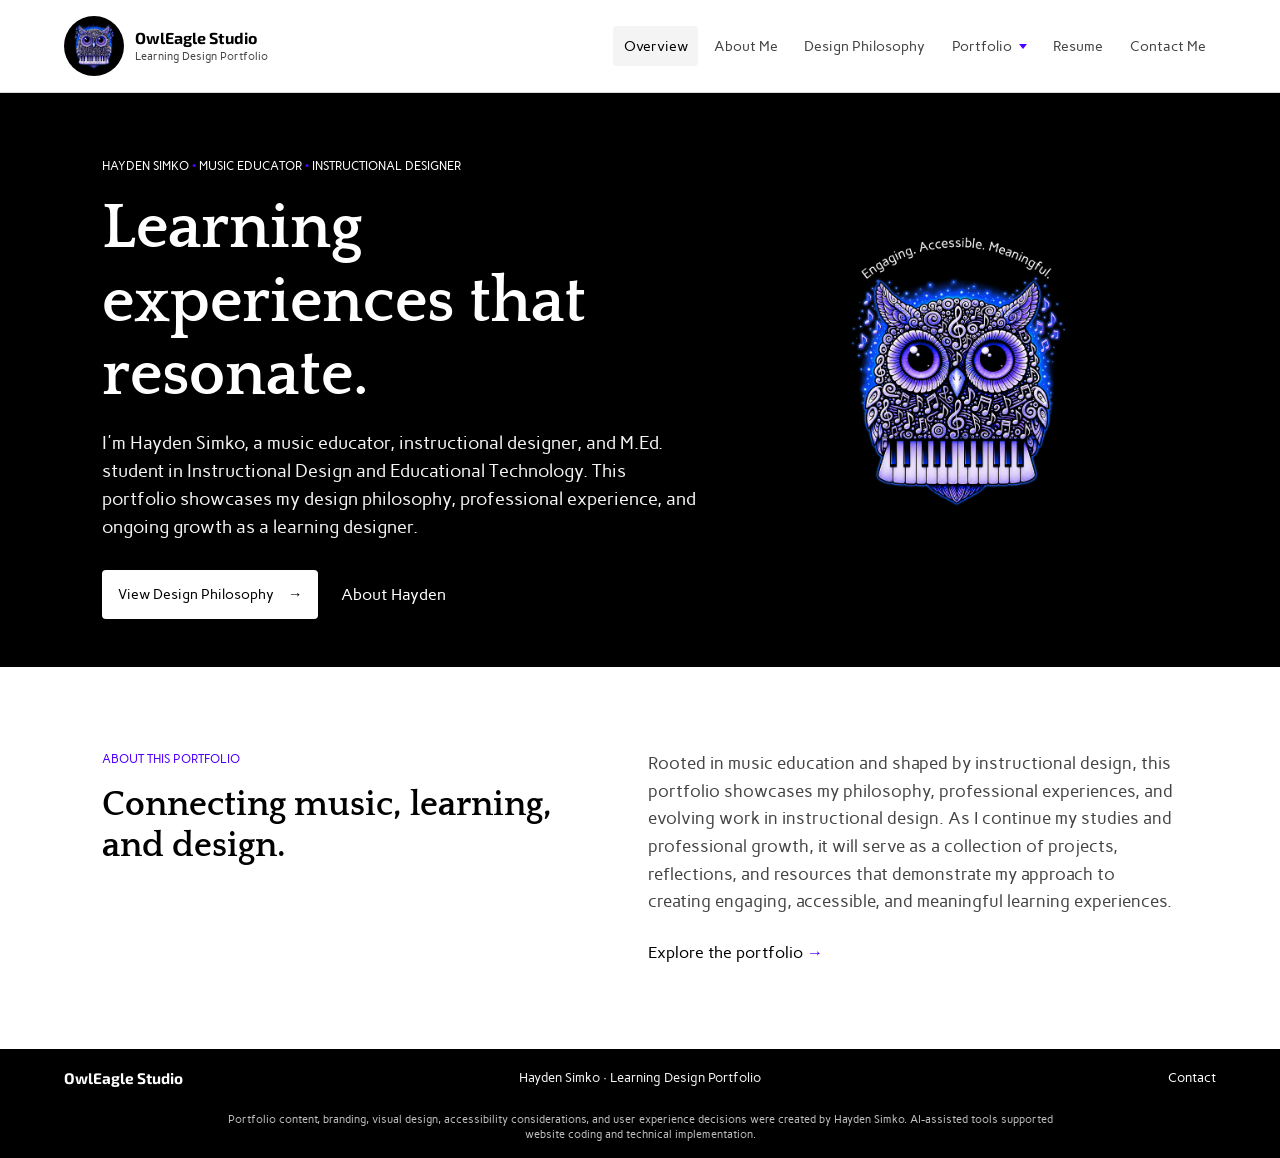
<file: index.html>
<!doctype html>
<html lang="en">
<head>
  <meta charset="utf-8">
  <meta name="viewport" content="width=device-width, initial-scale=1">
  <meta name="description" content="Hayden Simko's learning design and educational technology portfolio.">
  <title>Hayden Simko | Learning Design Portfolio</title>
  <link rel="preconnect" href="https://fonts.googleapis.com">
  <link rel="preconnect" href="https://fonts.gstatic.com" crossorigin>
  <link href="https://fonts.googleapis.com/css2?family=Carme&family=Exo+2:wght@400;500;600;700&family=Quattrocento:wght@400;700&display=swap" rel="stylesheet">
  <link rel="icon" href="favicon.png">
  <link rel="shortcut icon" href="favicon.png">
  <link rel="apple-touch-icon" href="favicon.png">
  <link rel="stylesheet" href="styles.css">
</head>
<body>
  <a class="skip-link" href="#main">Skip to content</a>
  <header class="site-header">
     <a class="wordmark" href="index.html"> <span class="wordmark-icon"> <img src="Logo.png" alt="OwlEagle Studio logo"> </span> <span> OwlEagle Studio <small>Learning Design Portfolio</small> </span> </a>
    <nav aria-label="Main navigation">
      <a class="current" aria-current="page" href="index.html">Overview</a>
      <a href="about.html">About Me</a>
      <a href="philosophy.html">Design Philosophy</a>
      <details class="portfolio-menu"><summary>Portfolio</summary><div class="menu-panel"><a href="portfolio.html">Portfolio overview</a><a href="curriculum-design.html">Curriculum Design</a><a href="learning-activities.html">Learning Design Activities</a><a href="instructional-media.html">Instructional Media</a><a href="quality-evaluation.html">Quality Assurance and Evaluation</a><a href="online-courses.html">Online Courses</a></div></details>
      <a href="resume.html">Resume</a>
      <a href="contact.html">Contact Me</a>
    </nav>
  </header>
  <main id="main">
    <section class="intro-band">
      <div class="intro-inner">
        <p class="eyebrow">
  <span class="eyebrow-mark"></span>
  Hayden Simko
  <span style="color: var(--blue);">•</span>
  Music Educator
  <span style="color: var(--blue);">•</span>
  Instructional Designer
</p>
        <h1>
Learning experiences
that resonate.
</h1>
<p class="intro-copy">
I'm Hayden Simko, a music educator, instructional designer, and M.Ed. student in Instructional Design and Educational Technology. This portfolio showcases my design philosophy, professional experience, and ongoing growth as a learning designer.
</p>
        <div class="intro-actions"><a class="button button-light" href="philosophy.html">View Design Philosophy <span aria-hidden="true">→</span></a><a class="text-link text-link-light" href="about.html">About Hayden</a></div>
      </div>
<div class="toolkit-cover logo-panel">
  <img src="Logo-Slogan.png"
       alt="OwlEagle Studio logo with Engaging Accessible Meaningful slogan">
</div>
    </section>
    <section class="content-section overview-section">
      <div class="section-heading"><p class="eyebrow">About this portfolio</p><h2>Connecting music, learning, and design.</h2></div>
      <div class="overview-copy"><p>Rooted in music education and shaped by instructional design, this portfolio showcases my philosophy, professional experiences, and evolving work in instructional design. As I continue my studies and professional growth, it will serve as a collection of projects, reflections, and resources that demonstrate my approach to creating engaging, accessible, and meaningful learning experiences.</p>
      <a class="text-link" href="portfolio.html">
  Explore the portfolio
  <span aria-hidden="true">→</span>
</a></div>
    </section>
  </main>
<footer class="site-footer-wrapper">
  <div class="site-footer">
    <a class="footer-brand footer-left" href="index.html">OwlEagle Studio</a>
    <span class="footer-center-title">
      Hayden Simko · Learning Design Portfolio
    </span>
    <a class="footer-right" href="contact.html">Contact</a>
  </div>
  <p class="footer-disclaimer">
    Portfolio content, branding, visual design, accessibility considerations,
    and user experience decisions were created by Hayden Simko. AI-assisted
    tools supported website coding and technical implementation.
  </p>
</footer>
</body>
</html>
</file>
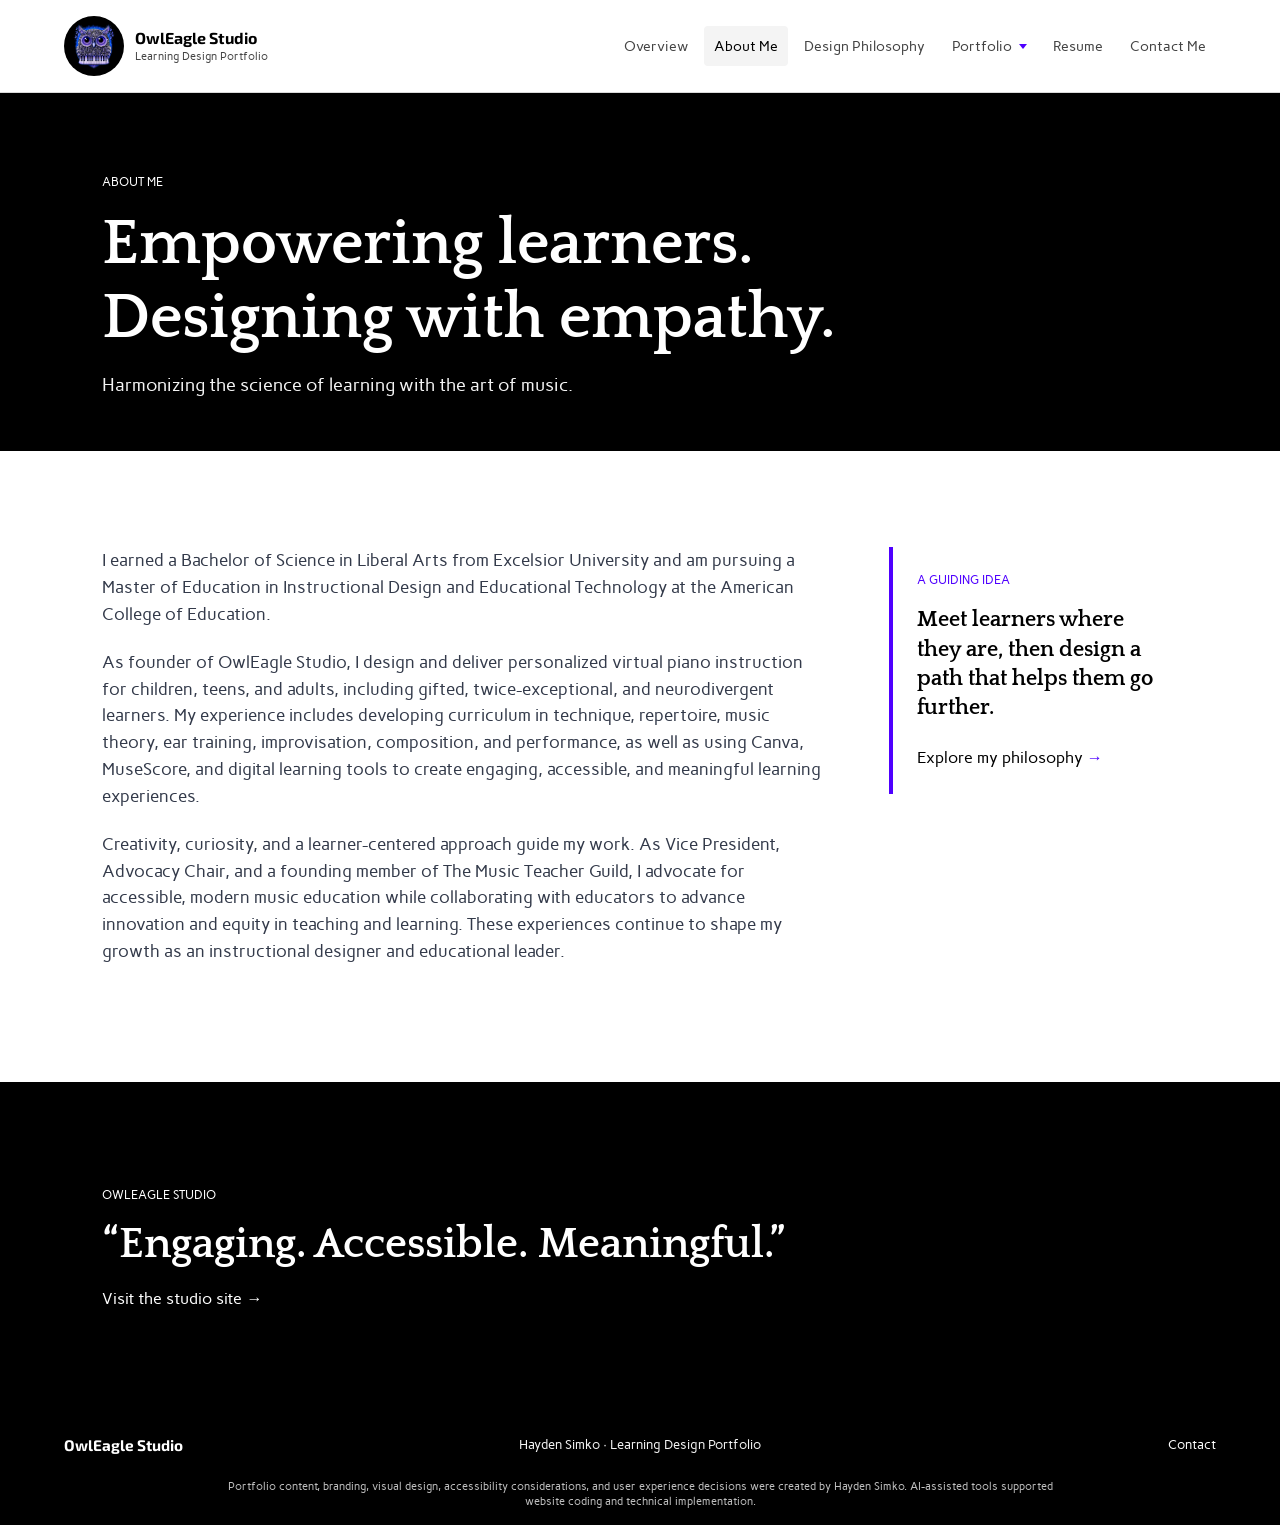
<file: about.html>
<!doctype html>
<html lang="en">
<head>
  <meta charset="utf-8"><meta name="viewport" content="width=device-width, initial-scale=1">
  <meta name="description" content="About Hayden Simko, music educator and learning design graduate student.">
  <title>About Me | Hayden Simko</title>
  <link rel="preconnect" href="https://fonts.googleapis.com"><link rel="preconnect" href="https://fonts.gstatic.com" crossorigin>
  <link rel="icon" href="favicon.png">
  <link rel="shortcut icon" href="favicon.png">
  <link rel="apple-touch-icon" href="favicon.png">
  <link href="https://fonts.googleapis.com/css2?family=Carme&family=Exo+2:wght@400;500;600;700&family=Quattrocento:wght@400;700&display=swap" rel="stylesheet">
  <link rel="stylesheet" href="styles.css">
</head>
<body>
  <a class="skip-link" href="#main">Skip to content</a>
  <header class="site-header"><a class="wordmark" href="index.html"><span class="wordmark-icon"><img src="Logo.png" alt="OwlEagle Studio logo"></span><span>OwlEagle Studio<small>Learning Design Portfolio</small></span></a><nav aria-label="Main navigation"><a href="index.html">Overview</a><a class="current" aria-current="page" href="about.html">About Me</a><a href="philosophy.html">Design Philosophy</a><details class="portfolio-menu"><summary>Portfolio</summary><div class="menu-panel"><a href="portfolio.html">Portfolio overview</a><a href="curriculum-design.html">Curriculum Design</a><a href="learning-activities.html">Learning Design Activities</a><a href="instructional-media.html">Instructional Media</a><a href="quality-evaluation.html">Quality Assurance and Evaluation</a><a href="online-courses.html">Online Courses</a></div></details><a href="resume.html">Resume</a><a href="contact.html">Contact Me</a></nav></header>
  <main id="main">
<section class="page-heading">
  <p class="eyebrow">About Me</p>
  <h1>
    Empowering learners.<br>
    <span>Designing with empathy.</span>
  </h1>
  <p class="lede">
    Harmonizing the science of learning with the art of music.
  </p>
</section>
<section class="prose-layout">
  <div class="prose">
    <p>
      I earned a Bachelor of Science in Liberal Arts from Excelsior University and am pursuing a Master of Education in Instructional Design and Educational Technology at the American College of Education.
    </p>
    <p>
      As founder of OwlEagle Studio, I design and deliver personalized virtual piano instruction for children, teens, and adults, including gifted, twice-exceptional, and neurodivergent learners. My experience includes developing curriculum in technique, repertoire, music theory, ear training, improvisation, composition, and performance, as well as using Canva, MuseScore, and digital learning tools to create engaging, accessible, and meaningful learning experiences.
    </p>
    <p>
      Creativity, curiosity, and a learner-centered approach guide my work. As Vice President, Advocacy Chair, and a founding member of The Music Teacher Guild, I advocate for accessible, modern music education while collaborating with educators to advance innovation and equity in teaching and learning. These experiences continue to shape my growth as an instructional designer and educational leader.
    </p>
  </div>
  <aside class="side-note">
    <p class="eyebrow">A guiding idea</p>
    <p>
      Meet learners where they are, then design a path that helps them go further.
    </p>
    <a href="philosophy.html" class="text-link">
      Explore my philosophy <span aria-hidden="true">→</span>
    </a>
  </aside>
</section>
<section class="quote-band">
  <p class="eyebrow">OwlEagle Studio</p>
  <blockquote>
    “Engaging. Accessible. Meaningful.”
  </blockquote>
  <a
    class="text-link text-link-light"
    href="https://owleaglestudio.weebly.com/"
    target="_blank"
    rel="noreferrer"
  >
    Visit the studio site <span aria-hidden="true">→</span>
  </a>
</section>
  </main>
<footer class="site-footer-wrapper">
  <div class="site-footer">
    <a class="footer-brand footer-left" href="index.html">OwlEagle Studio</a>
    <span class="footer-center-title">
      Hayden Simko · Learning Design Portfolio
    </span>
    <a class="footer-right" href="contact.html">Contact</a>
  </div>
  <p class="footer-disclaimer">
    Portfolio content, branding, visual design, accessibility considerations,
    and user experience decisions were created by Hayden Simko. AI-assisted
    tools supported website coding and technical implementation.
  </p>
</footer>
</body></html>
</file>
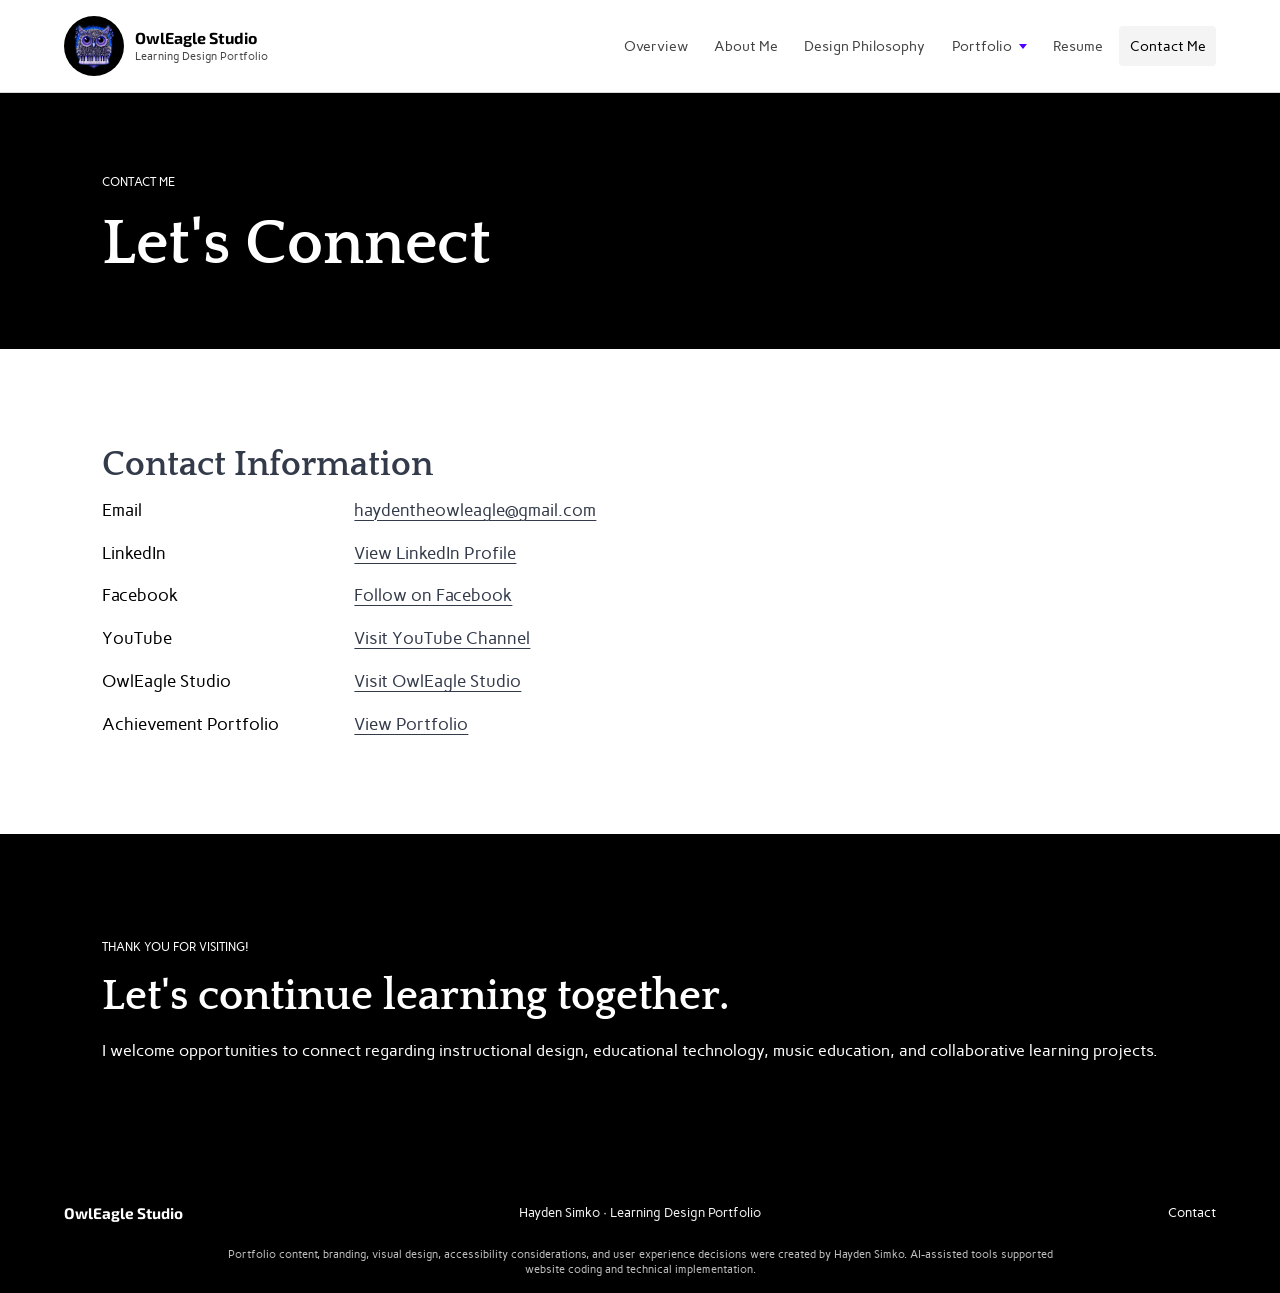
<file: contact.html>
<!doctype html>
<html lang="en">
<head>
  <meta charset="utf-8">
  <meta name="viewport" content="width=device-width, initial-scale=1">
  <meta name="description" content="Contact Hayden Simko and connect with OwlEagle Studio.">
  <title>Contact Me | Hayden Simko</title>
  <link rel="preconnect" href="https://fonts.googleapis.com">
  <link rel="preconnect" href="https://fonts.gstatic.com" crossorigin>
  <link rel="icon" href="favicon.png">
  <link rel="shortcut icon" href="favicon.png">
  <link rel="apple-touch-icon" href="favicon.png">
  <link href="https://fonts.googleapis.com/css2?family=Carme&family=Exo+2:wght@400;500;600;700&family=Quattrocento:wght@400;700&display=swap" rel="stylesheet">
  <link rel="stylesheet" href="styles.css"></head>
<body>
  <a class="skip-link" href="#main">Skip to content</a>
  <header class="site-header">
    <a class="wordmark" href="index.html">
      <span class="wordmark-icon">
        <img src="Logo.png" alt="OwlEagle Studio logo"></span>
        <span>OwlEagle Studio<small>Learning Design Portfolio</small></span>
      </a><nav aria-label="Main navigation">
        <a href="index.html">Overview</a><a href="about.html">About Me</a>
        <a href="philosophy.html">Design Philosophy</a>
        <details class="portfolio-menu">
          <summary>Portfolio</summary><div class="menu-panel"><a href="portfolio.html">Portfolio overview</a>
            <a href="curriculum-design.html">Curriculum Design</a>
            <a href="learning-activities.html">Learning Design Activities</a>
            <a href="instructional-media.html">Instructional Media</a>
            <a href="quality-evaluation.html">Quality Assurance and Evaluation</a>
            <a href="online-courses.html">Online Courses</a>
          </div>
        </details>
        <a href="resume.html">Resume</a>
        <a class="current" aria-current="page" href="contact.html">Contact Me</a>
      </nav>
    </header>
<main id="main">
  <section class="page-heading">
    <p class="eyebrow">Contact Me</p>
    <h1>Let's Connect</h1>
  </section>
<section class="prose-layout">
  <div class="prose">
    <h2>Contact Information</h2>

    <div class="contact-details">
      <div class="contact-label">Email</div>
      <div>
        <a href="mailto:haydentheowleagle@gmail.com">
          haydentheowleagle@gmail.com
        </a>
      </div>

      <div class="contact-label">LinkedIn</div>
      <div>
        <a href="https://www.linkedin.com/in/hayden-simko" target="_blank" rel="noreferrer">
          View LinkedIn Profile
        </a>
      </div>

      <div class="contact-label">Facebook</div>
      <div>
        <a href="https://www.facebook.com/profile.php?id=61592343129427" target="_blank" rel="noreferrer">
          Follow on Facebook
        </a>
      </div>

      <div class="contact-label">YouTube</div>
      <div>
        <a href="https://www.youtube.com/@haydensimko6032" target="_blank" rel="noreferrer">
          Visit YouTube Channel
        </a>
      </div>

      <div class="contact-label">OwlEagle Studio</div>
      <div>
        <a href="https://owleaglestudio.weebly.com/" target="_blank" rel="noreferrer">
          Visit OwlEagle Studio
        </a>
      </div>

      <div class="contact-label">Achievement Portfolio</div>
      <div>
        <a href="https://haydensimko.weebly.com/" target="_blank" rel="noreferrer">
          View Portfolio
        </a>
      </div>
    </div>
  </div>
</section>
  <section class="quote-band">
    <p class="eyebrow">THANK YOU FOR VISITING!</p>
    <blockquote>
      Let's continue learning together.
    </blockquote>
    <p>
      I welcome opportunities to connect regarding instructional design,
      educational technology, music education, and collaborative learning projects.
    </p>
  </section>
</main>
<footer class="site-footer-wrapper">
  <div class="site-footer">
    <a class="footer-brand footer-left" href="index.html">OwlEagle Studio</a>
    <span class="footer-center-title">
      Hayden Simko · Learning Design Portfolio
    </span>
    <a class="footer-right" href="contact.html">Contact</a>
  </div>
  <p class="footer-disclaimer">
    Portfolio content, branding, visual design, accessibility considerations,
    and user experience decisions were created by Hayden Simko. AI-assisted
    tools supported website coding and technical implementation.
  </p>
</footer>
</body></html>
</file>
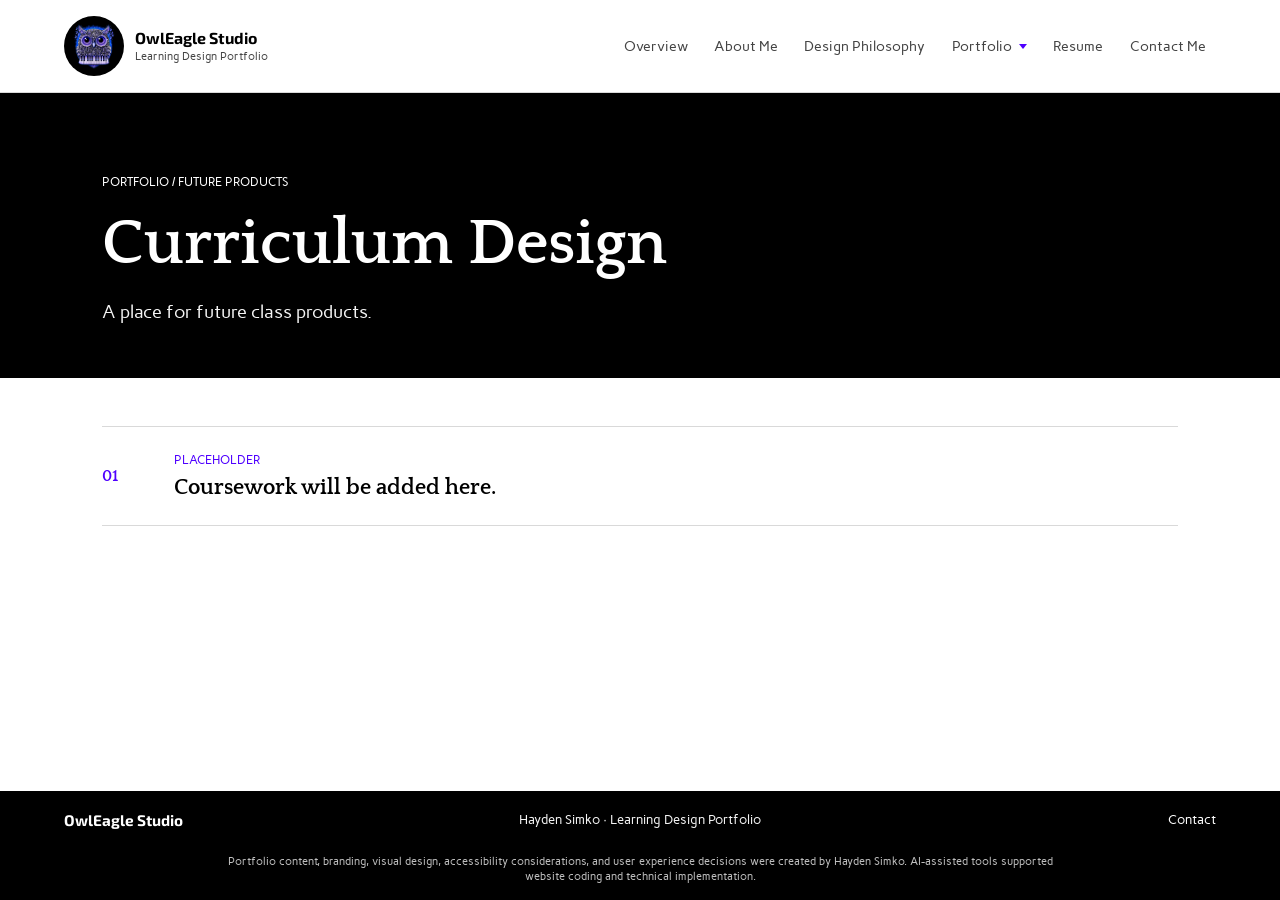
<file: curriculum-design.html>
<!doctype html>
<html lang="en">
<head>
  <meta charset="utf-8">
  <meta name="viewport" content="width=device-width, initial-scale=1">
  <meta name="description" content="Curriculum design in Hayden Simko's ePortfolio.">
  <title>Curriculum Design | Hayden Simko</title><link rel="preconnect" href="https://fonts.googleapis.com">
  <link rel="preconnect" href="https://fonts.gstatic.com" crossorigin>
  <link rel="icon" href="favicon.png">
  <link rel="shortcut icon" href="favicon.png">
  <link rel="apple-touch-icon" href="favicon.png">
  <link href="https://fonts.googleapis.com/css2?family=Carme&family=Exo+2:wght@400;500;600;700&family=Quattrocento:wght@400;700&display=swap" rel="stylesheet">
  <link rel="stylesheet" href="styles.css">
</head>
<body>
  <a class="skip-link" href="#main">Skip to content</a>
  <header class="site-header">
    <a class="wordmark" href="index.html">
      <span class="wordmark-icon">
        <img src="Logo.png" alt="OwlEagle Studio logo">
      </span>
      <span>OwlEagle Studio
        <small>Learning Design Portfolio</small>
      </span>
    </a>
    <nav aria-label="Main navigation">
      <a href="index.html">Overview</a>
      <a href="about.html">About Me</a>
      <a href="philosophy.html">Design Philosophy</a>
      <details class="portfolio-menu">
        <summary aria-current="page">Portfolio</summary>
        <div class="menu-panel">
          <a href="portfolio.html">Portfolio overview</a>
          <a class="current" aria-current="page" href="curriculum-design.html">Curriculum Design</a>
          <a href="learning-activities.html">Learning Design Activities</a>
          <a href="instructional-media.html">Instructional Media</a>
          <a href="quality-evaluation.html">Quality Assurance and Evaluation</a>
          <a href="online-courses.html">Online Courses</a>
        </div>
      </details>
      <a href="resume.html">Resume</a>
      <a href="contact.html">Contact Me</a>
    </nav></header>
<main id="main"><section class="page-heading"><p class="eyebrow">Portfolio / Future products</p><h1>Curriculum Design</h1><p class="lede">A place for future class products.</p></section><section class="section-placeholder"><span class="placeholder-index">01</span><div><p class="eyebrow">Placeholder</p><h2>Coursework will be added here.</h2></div></section></main>
<footer class="site-footer-wrapper">
  <div class="site-footer">
    <a class="footer-brand footer-left" href="index.html">OwlEagle Studio</a>
    <span class="footer-center-title">
      Hayden Simko · Learning Design Portfolio
    </span>
    <a class="footer-right" href="contact.html">Contact</a>
  </div>
  <p class="footer-disclaimer">
    Portfolio content, branding, visual design, accessibility considerations,
    and user experience decisions were created by Hayden Simko. AI-assisted
    tools supported website coding and technical implementation.
  </p>
</footer>
</body></html>
</file>
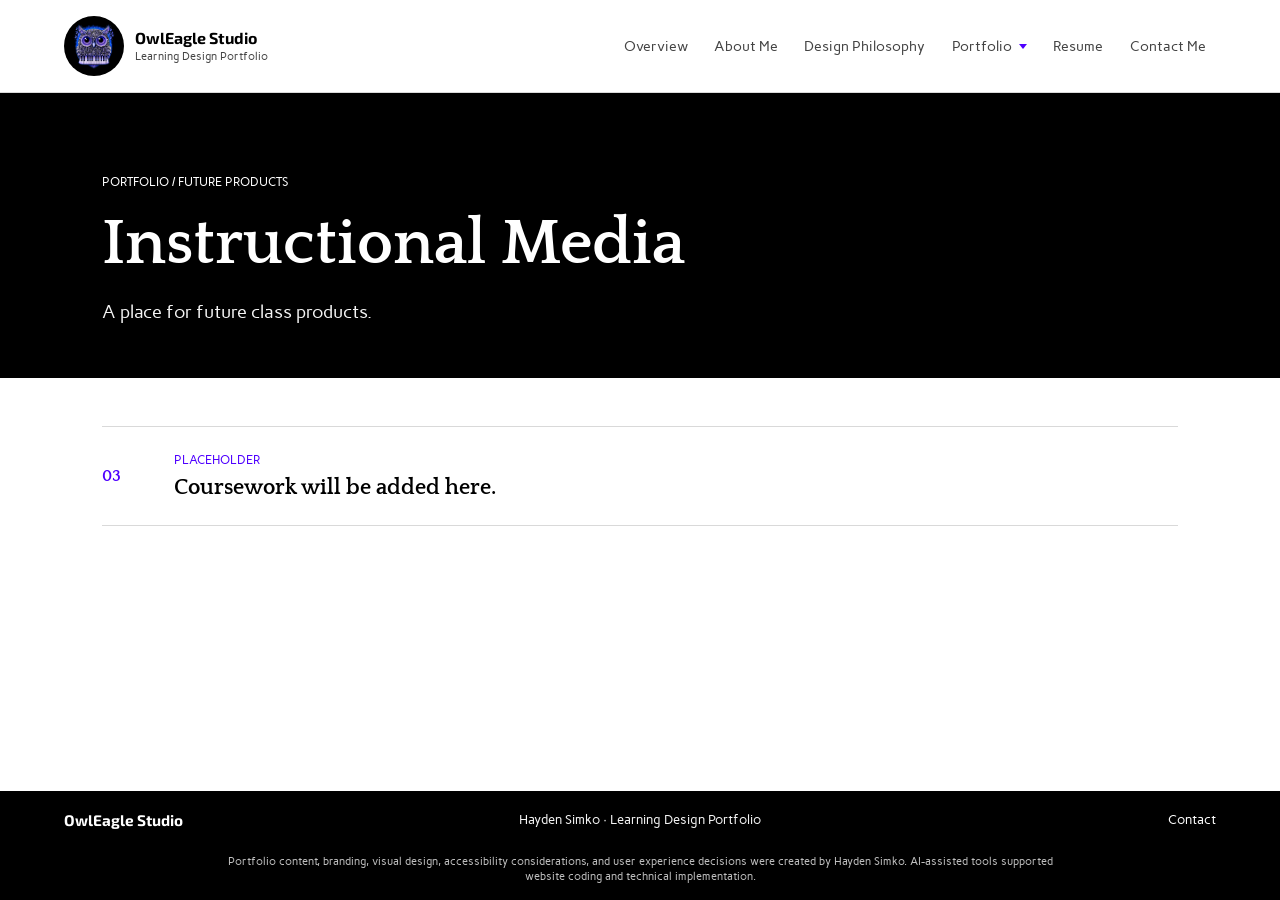
<file: instructional-media.html>
<!doctype html>
<html lang="en">
<head>
  <meta charset="utf-8">
  <meta name="viewport" content="width=device-width, initial-scale=1">
  <meta name="description" content="Instructional media and technology in Hayden Simko's ePortfolio.">
  <title>Instructional Media | Hayden Simko</title><link rel="preconnect" href="https://fonts.googleapis.com">
  <link rel="preconnect" href="https://fonts.gstatic.com" crossorigin>
  <link rel="icon" href="favicon.png">
  <link rel="shortcut icon" href="favicon.png">
  <link rel="apple-touch-icon" href="favicon.png">
  <link href="https://fonts.googleapis.com/css2?family=Carme&family=Exo+2:wght@400;500;600;700&family=Quattrocento:wght@400;700&display=swap" rel="stylesheet">
  <link rel="stylesheet" href="styles.css">
</head>
<body>
  <a class="skip-link" href="#main">Skip to content</a>
  <header class="site-header">
    <a class="wordmark" href="index.html">
      <span class="wordmark-icon">
        <img src="Logo.png" alt="OwlEagle Studio logo">
      </span>
        <span>OwlEagle Studio
          <small>Learning Design Portfolio</small>
        </span>
      </a>
      <nav aria-label="Main navigation">
        <a href="index.html">Overview</a>
        <a href="about.html">About Me</a>
        <a href="philosophy.html">Design Philosophy</a>
        <details class="portfolio-menu">
          <summary aria-current="page">Portfolio</summary>
          <div class="menu-panel">
            <a href="portfolio.html">Portfolio overview</a>
            <a href="curriculum-design.html">Curriculum Design</a>
            <a href="learning-activities.html">Learning Design Activities</a>
            <a class="current" aria-current="page" href="instructional-media.html">Instructional Media</a>
            <a href="quality-evaluation.html">Quality Assurance and Evaluation</a>
            <a href="online-courses.html">Online Courses</a>
          </div>
        </details>
        <a href="resume.html">Resume</a>
        <a href="contact.html">Contact Me</a>
      </nav>
    </header>
<main id="main"><section class="page-heading"><p class="eyebrow">Portfolio / Future products</p><h1>Instructional Media</h1><p class="lede">A place for future class products.</p></section><section class="section-placeholder"><span class="placeholder-index">03</span><div><p class="eyebrow">Placeholder</p><h2>Coursework will be added here.</h2></div></section></main>
<footer class="site-footer-wrapper">
  <div class="site-footer">
    <a class="footer-brand footer-left" href="index.html">OwlEagle Studio</a>
    <span class="footer-center-title">
      Hayden Simko · Learning Design Portfolio
    </span>
    <a class="footer-right" href="contact.html">Contact</a>
  </div>
  <p class="footer-disclaimer">
    Portfolio content, branding, visual design, accessibility considerations,
    and user experience decisions were created by Hayden Simko. AI-assisted
    tools supported website coding and technical implementation.
  </p>
</footer></body></html>
</file>
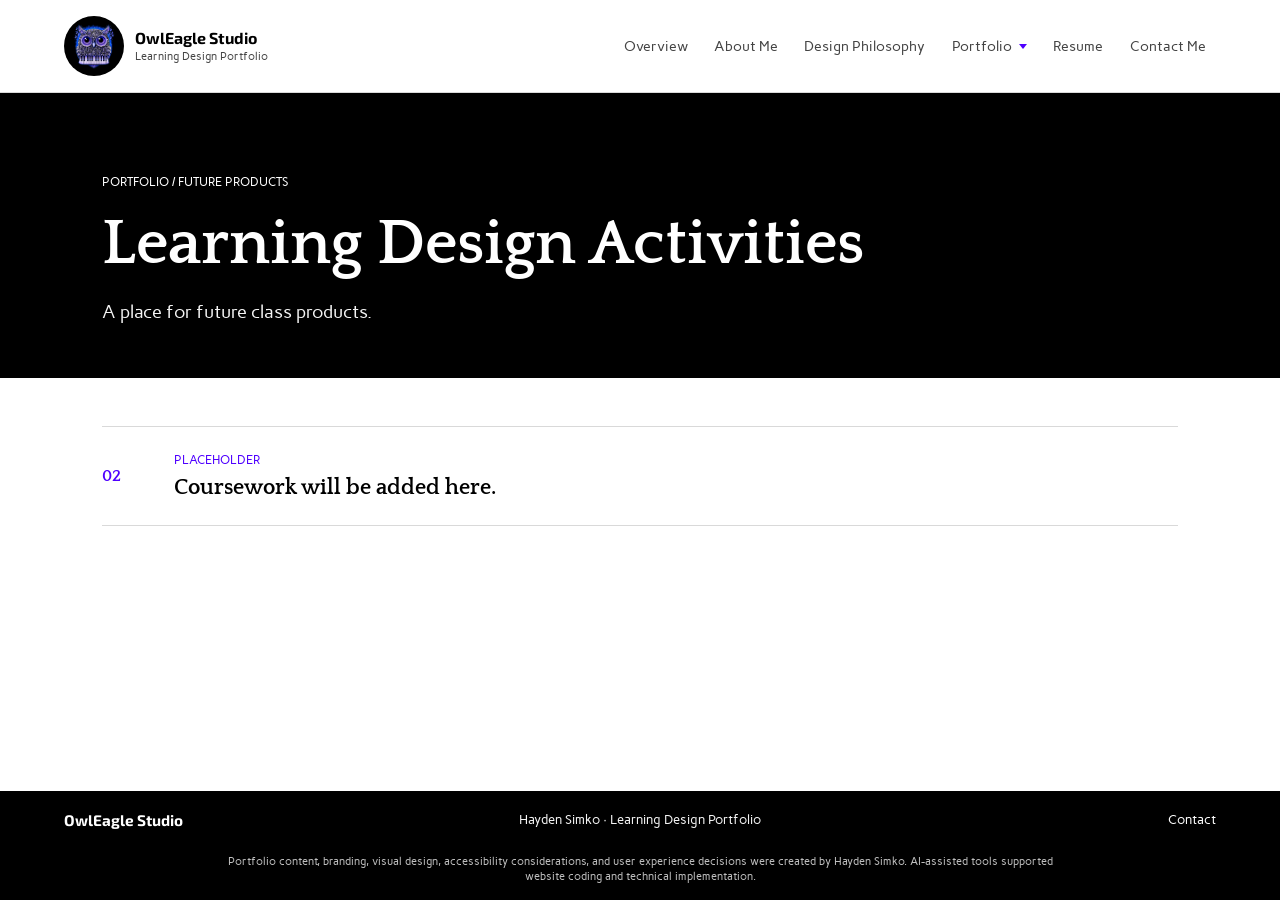
<file: learning-activities.html>
<!doctype html>
<html lang="en">
<head>
  <meta charset="utf-8">
  <meta name="viewport" content="width=device-width, initial-scale=1">
  <meta name="description" content="Learning design activities in Hayden Simko's ePortfolio.">
  <title>Learning Design Activities | Hayden Simko</title>
  <link rel="preconnect" href="https://fonts.googleapis.com">
  <link rel="preconnect" href="https://fonts.gstatic.com" crossorigin>
  <link rel="icon" href="favicon.png">
  <link rel="shortcut icon" href="favicon.png">
  <link rel="apple-touch-icon" href="favicon.png">
  <link href="https://fonts.googleapis.com/css2?family=Carme&family=Exo+2:wght@400;500;600;700&family=Quattrocento:wght@400;700&display=swap" rel="stylesheet">
  <link rel="stylesheet" href="styles.css">
</head>
<body>
  <a class="skip-link" href="#main">Skip to content</a>
  <header class="site-header">
    <a class="wordmark" href="index.html">
      <span class="wordmark-icon">
        <img src="Logo.png" alt="OwlEagle Studio logo">
      </span>
      <span>OwlEagle Studio
        <small>Learning Design Portfolio</small>
      </span>
    </a>
    <nav aria-label="Main navigation">
      <a href="index.html">Overview</a>
      <a href="about.html">About Me</a>
      <a href="philosophy.html">Design Philosophy</a>
      <details class="portfolio-menu">
        <summary aria-current="page">Portfolio</summary>
        <div class="menu-panel">
          <a href="portfolio.html">Portfolio overview</a>
          <a href="curriculum-design.html">Curriculum Design</a>
          <a class="current" aria-current="page" href="learning-activities.html">Learning Design Activities</a>
          <a href="instructional-media.html">Instructional Media</a>
          <a href="quality-evaluation.html">Quality Assurance and Evaluation</a>
          <a href="online-courses.html">Online Courses</a>
        </div>
      </details>
      <a href="resume.html">Resume</a>
      <a href="contact.html">Contact Me</a>
    </nav>
  </header>
<main id="main">
  <section class="page-heading">
    <p class="eyebrow">Portfolio / Future products</p>
    <h1>Learning Design Activities</h1>
    <p class="lede">A place for future class products.</p>
  </section>
  <section class="section-placeholder">
    <span class="placeholder-index">02</span>
    <div>
      <p class="eyebrow">Placeholder</p>
      <h2>Coursework will be added here.</h2>
    </div>
  </section>
</main>
<footer class="site-footer-wrapper">
  <div class="site-footer">
    <a class="footer-brand footer-left" href="index.html">OwlEagle Studio</a>
    <span class="footer-center-title">
      Hayden Simko · Learning Design Portfolio
    </span>
    <a class="footer-right" href="contact.html">Contact</a>
  </div>
  <p class="footer-disclaimer">
    Portfolio content, branding, visual design, accessibility considerations,
    and user experience decisions were created by Hayden Simko. AI-assisted
    tools supported website coding and technical implementation.
  </p>
</footer>
</body></html>
</file>
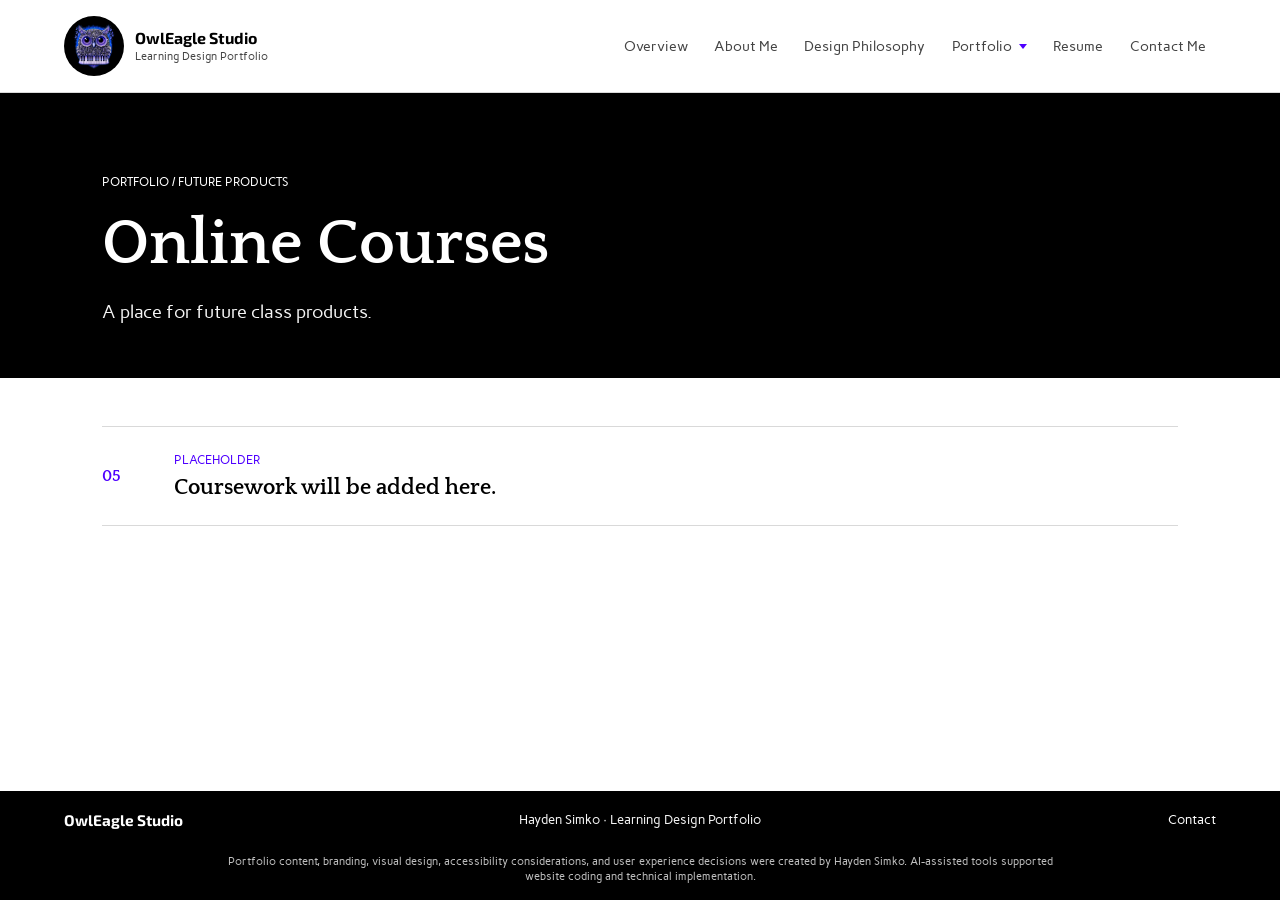
<file: online-courses.html>
<!doctype html>
<html lang="en">
<head>
  <meta charset="utf-8">
  <meta name="viewport" content="width=device-width, initial-scale=1">
  <meta name="description" content="Online courses in Hayden Simko's ePortfolio.">
  <title>Online Courses | Hayden Simko</title><link rel="preconnect" href="https://fonts.googleapis.com">
  <link rel="preconnect" href="https://fonts.gstatic.com" crossorigin>
  <link rel="icon" href="favicon.png">
  <link rel="shortcut icon" href="favicon.png">
  <link rel="apple-touch-icon" href="favicon.png">
  <link href="https://fonts.googleapis.com/css2?family=Carme&family=Exo+2:wght@400;500;600;700&family=Quattrocento:wght@400;700&display=swap" rel="stylesheet">
  <link rel="stylesheet" href="styles.css">
</head>
<body>
  <a class="skip-link" href="#main">Skip to content</a>
  <header class="site-header">
    <a class="wordmark" href="index.html">
      <span class="wordmark-icon">
        <img src="Logo.png" alt="OwlEagle Studio logo">
      </span>
      <span>
        OwlEagle Studio
        <small>Learning Design Portfolio</small>
      </span>
    </a>
    <nav aria-label="Main navigation">
      <a href="index.html">Overview</a>
      <a href="about.html">About Me</a>
      <a href="philosophy.html">Design Philosophy</a>
      <details class="portfolio-menu">
        <summary aria-current="page">Portfolio</summary>
        <div class="menu-panel">
          <a href="portfolio.html">Portfolio overview</a>
          <a href="curriculum-design.html">Curriculum Design</a>
          <a href="learning-activities.html">Learning Design Activities</a>
          <a href="instructional-media.html">Instructional Media</a>
          <a href="quality-evaluation.html">Quality Assurance and Evaluation</a>
          <a class="current" aria-current="page" href="online-courses.html">Online Courses</a>
        </div>
      </details>
      <a href="resume.html">Resume</a>
      <a href="contact.html">Contact Me</a>
    </nav>
  </header>
  <main id="main">
    <section class="page-heading">
      <p class="eyebrow">Portfolio / Future products</p>
      <h1>Online Courses</h1>
      <p class="lede">A place for future class products.</p>
    </section>
    <section class="section-placeholder">
      <span class="placeholder-index">05</span>

      <div>
        <p class="eyebrow">Placeholder</p>
        <h2>Coursework will be added here.</h2>
      </div>
    </section>
  </main>
<footer class="site-footer-wrapper">
  <div class="site-footer">
    <a class="footer-brand footer-left" href="index.html">OwlEagle Studio</a>
    <span class="footer-center-title">
      Hayden Simko · Learning Design Portfolio
    </span>
    <a class="footer-right" href="contact.html">Contact</a>
  </div>
  <p class="footer-disclaimer">
    Portfolio content, branding, visual design, accessibility considerations,
    and user experience decisions were created by Hayden Simko. AI-assisted
    tools supported website coding and technical implementation.
  </p>
</footer>
</body></html>
</file>
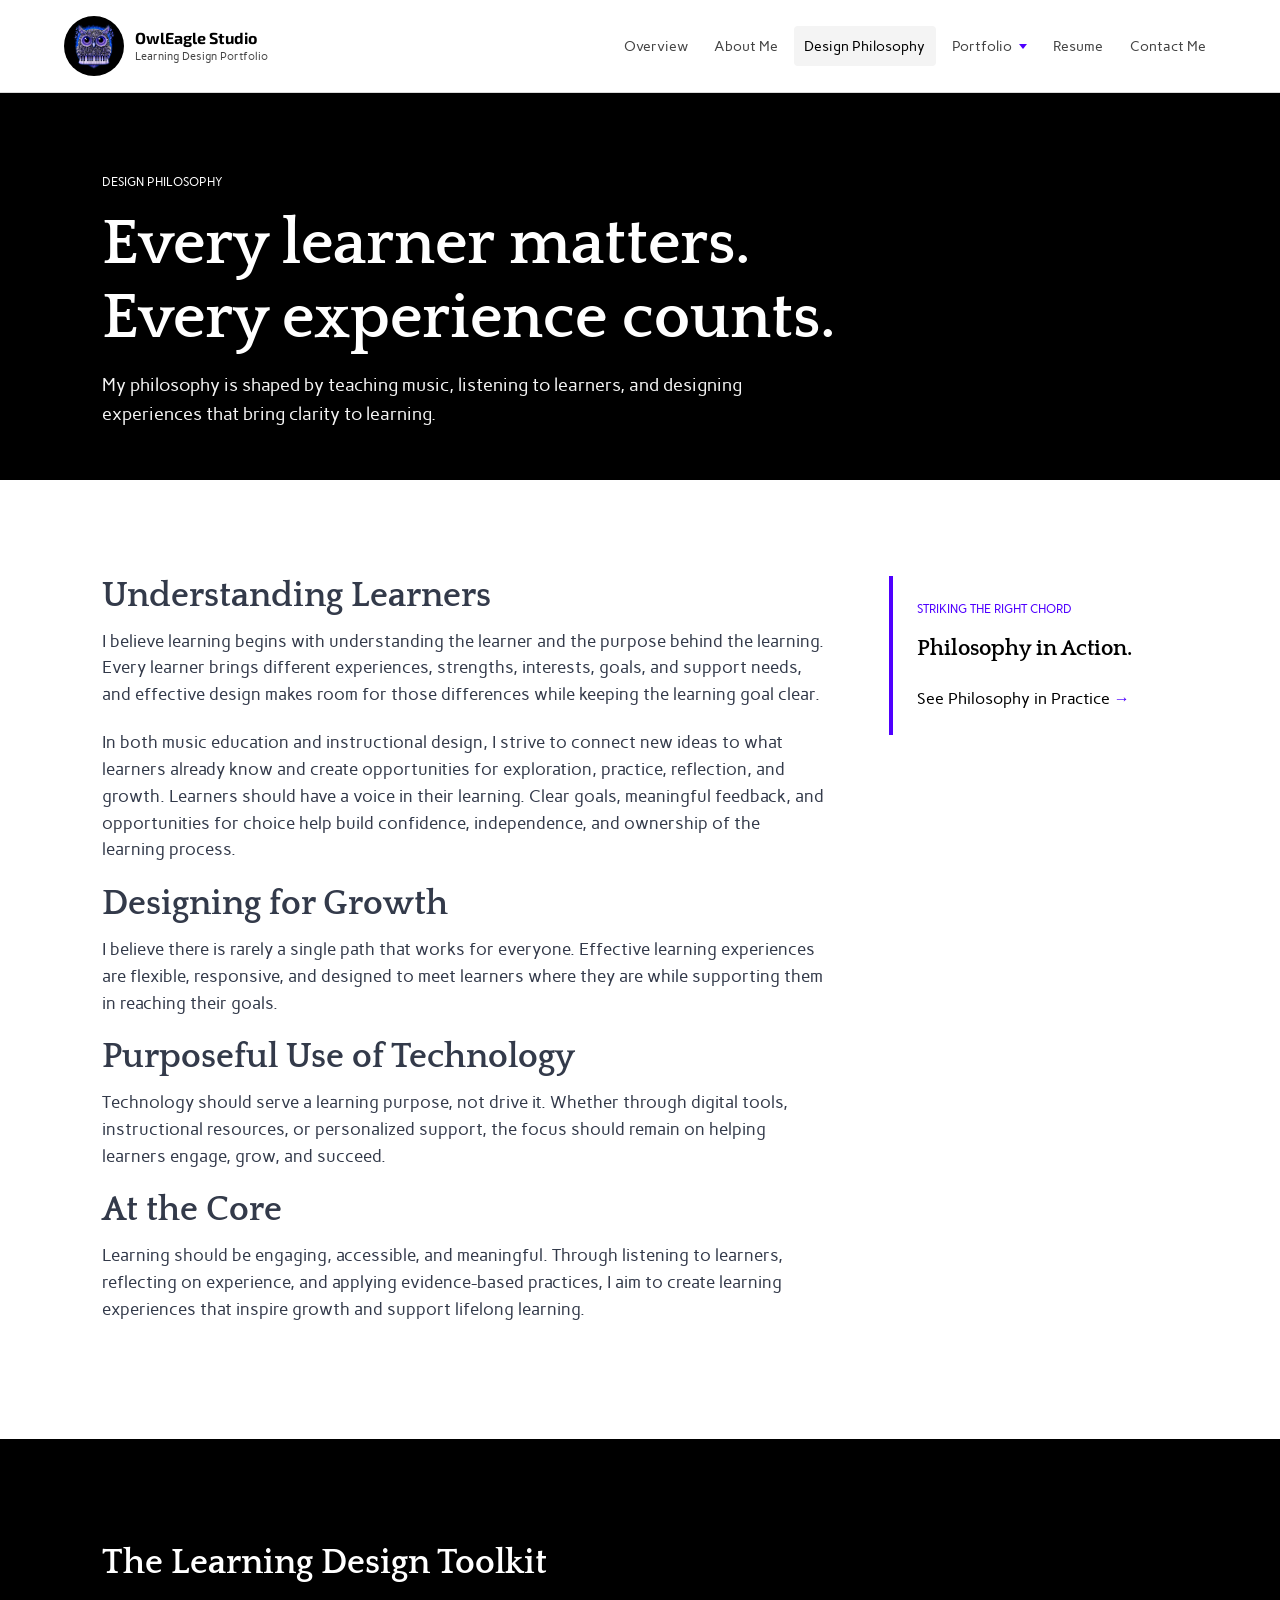
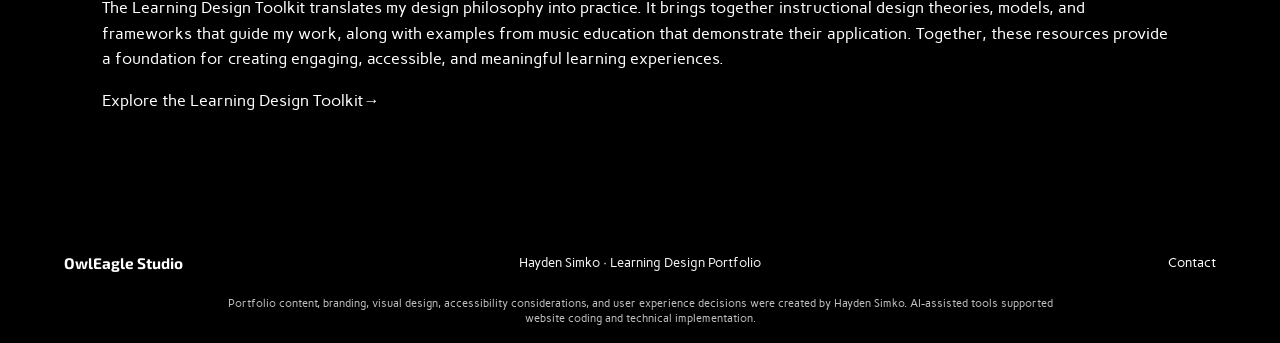
<file: philosophy.html>
<!doctype html>
<html lang="en">
<head>
  <meta charset="utf-8">
  <meta name="viewport" content="width=device-width, initial-scale=1">
  <meta name="description" content="Hayden Simko's personal philosophy on learning design.">
  <title>Design Philosophy | Hayden Simko</title>
  <link rel="preconnect" href="https://fonts.googleapis.com">
  <link rel="preconnect" href="https://fonts.gstatic.com" crossorigin>
  <link rel="icon" href="favicon.png">
  <link rel="shortcut icon" href="favicon.png">
  <link rel="apple-touch-icon" href="favicon.png">
  <link href="https://fonts.googleapis.com/css2?family=Carme&family=Exo+2:wght@400;500;600;700&family=Quattrocento:wght@400;700&display=swap" rel="stylesheet">
  <link rel="stylesheet" href="styles.css">
</head>
<body>
  <a class="skip-link" href="#main">Skip to content</a>
  <header class="site-header">
    <a class="wordmark" href="index.html">
      <span class="wordmark-icon">
        <img src="Logo.png" alt="OwlEagle Studio logo">
      </span>
      <span>
        OwlEagle Studio
        <small>Learning Design Portfolio</small>
      </span>
    </a>
    <nav aria-label="Main navigation">
      <a href="index.html">Overview</a>
      <a href="about.html">About Me</a>
      <a class="current" aria-current="page" href="philosophy.html">Design Philosophy</a>
      <details class="portfolio-menu">
        <summary>Portfolio</summary>
        <div class="menu-panel">
          <a href="portfolio.html">Portfolio overview</a>
          <a href="curriculum-design.html">Curriculum Design</a>
          <a href="learning-activities.html">Learning Design Activities</a>
          <a href="instructional-media.html">Instructional Media</a>
          <a href="quality-evaluation.html">Quality Assurance and Evaluation</a>
          <a href="online-courses.html">Online Courses</a>
        </div>
      </details>
      <a href="resume.html">Resume</a>
      <a href="contact.html">Contact Me</a>
    </nav>
  </header>
  <main id="main">
    <section class="page-heading">
      <p class="eyebrow">Design Philosophy</p>
      <h1>
        Every learner matters.<br>
        <span>Every experience counts.</span>
      </h1>
      <p class="lede">
        My philosophy is shaped by teaching music, listening to learners, and
        designing experiences that bring clarity to learning.
      </p>
    </section>
  <section class="prose-layout"><div class="prose">
    <h2>Understanding Learners</h2>
    <p>I believe learning begins with understanding the learner and the purpose behind the learning. Every learner brings different experiences, strengths, interests, goals, and support needs, and effective design makes room for those differences while keeping the learning goal clear.</p>
    <p>In both music education and instructional design, I strive to connect new ideas to what learners already know and create opportunities for exploration, practice, reflection, and growth. Learners should have a voice in their learning. Clear goals, meaningful feedback, and opportunities for choice help build confidence, independence, and ownership of the learning process.</p>
    <h2>Designing for Growth</h2>
    <p>I believe there is rarely a single path that works for everyone. Effective learning experiences are flexible, responsive, and designed to meet learners where they are while supporting them in reaching their goals.</p>
    <h2>Purposeful Use of Technology</h2>
    <p>Technology should serve a learning purpose, not drive it. Whether through digital tools, instructional resources, or personalized support, the focus should remain on helping learners engage, grow, and succeed.</p>
    <h2>At the Core</h2>
    <p>
      Learning should be engaging, accessible, and meaningful. Through listening to learners, reflecting on experience, and applying evidence-based practices, I aim to create learning experiences that inspire growth and support lifelong learning.
    </p>
  </div>
  <aside class="side-note">
    <p class="eyebrow">Striking the Right Chord</p>
    <p>Philosophy in Action.</p>
      <a
       href="portfolio.html"
       class="text-link"
      >
        See Philosophy in Practice <span aria-hidden="true">→</span>
      </a>
  </aside>
</section>
  <section class="quote-band">
   <h2>The Learning Design Toolkit</h2>
  <p>
    The Learning Design Toolkit translates my design philosophy into practice. It brings together instructional design theories, models, and frameworks that guide my work, along with examples from music education that demonstrate their application. Together, these resources provide a foundation for creating engaging, accessible, and meaningful learning experiences.
  <a class="text-link text-link-light"
     href="learning-design-toolkit.pdf"
     target="_blank"
     rel="noopener noreferrer">
     <p>
     Explore the Learning Design Toolkit<span aria-hidden="true">→</span>
     </p>
  </a>
</section>
</main>
<footer class="site-footer-wrapper">
  <div class="site-footer">
    <a class="footer-brand footer-left" href="index.html">OwlEagle Studio</a>
    <span class="footer-center-title">
      Hayden Simko · Learning Design Portfolio
    </span>
    <a class="footer-right" href="contact.html">Contact</a>
  </div>
  <p class="footer-disclaimer">
    Portfolio content, branding, visual design, accessibility considerations,
    and user experience decisions were created by Hayden Simko. AI-assisted
    tools supported website coding and technical implementation.
  </p>
</footer>
</body></html>
</file>
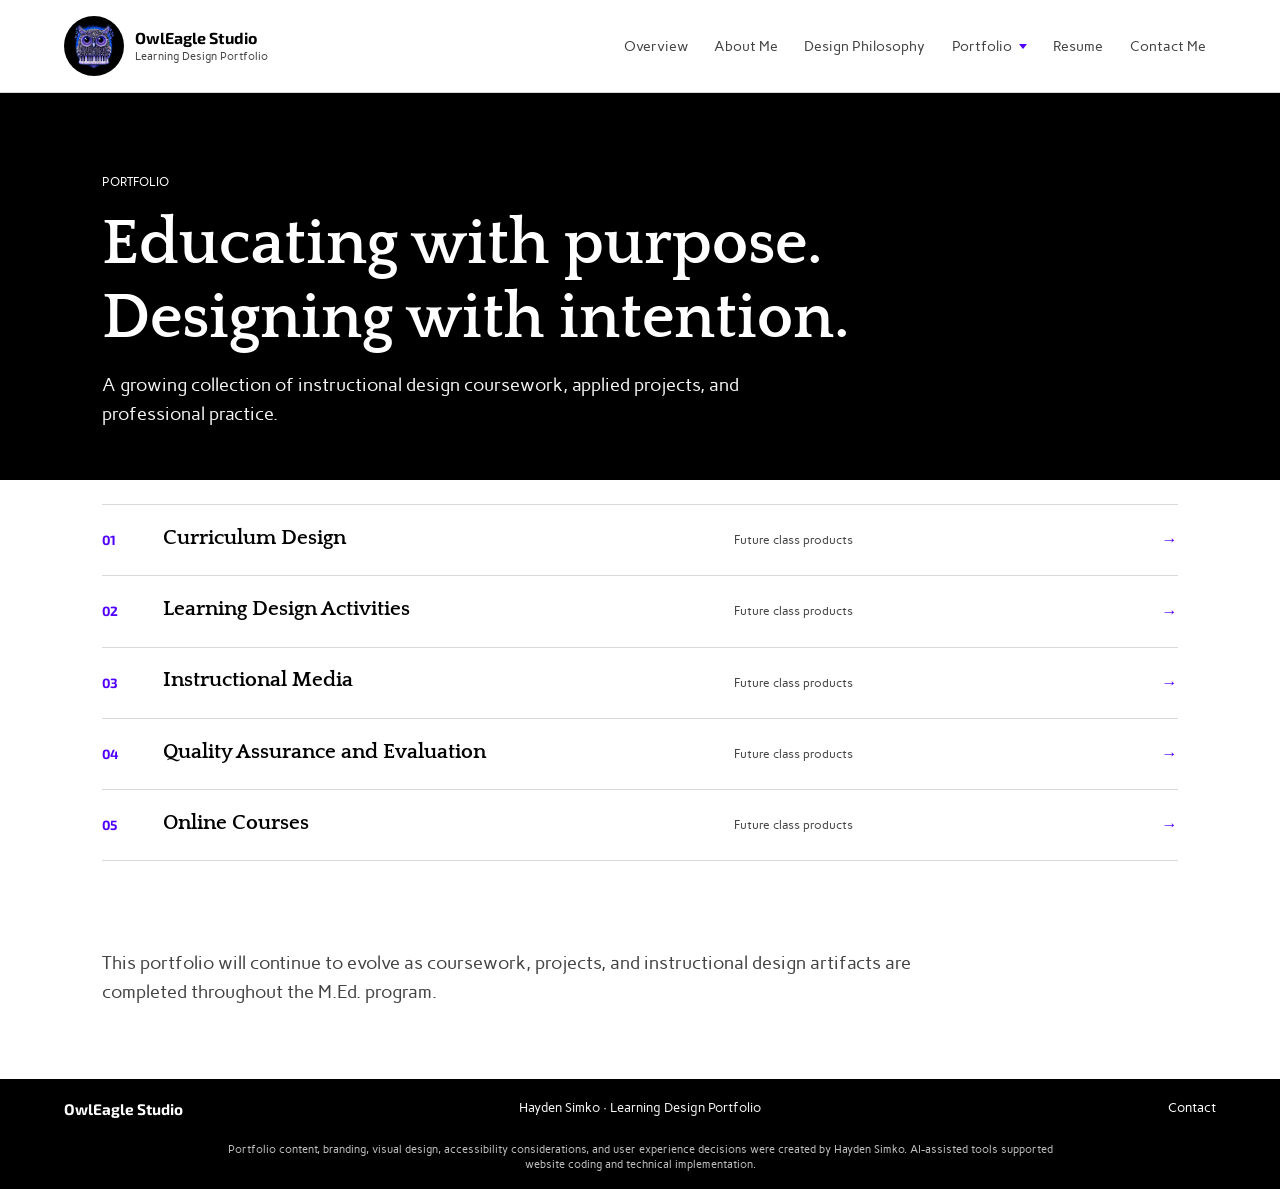
<file: portfolio.html>
<!doctype html>
<html lang="en">
<head>
  <meta charset="utf-8">
  <meta name="viewport" content="width=device-width, initial-scale=1">
  <meta name="description" content="Explore Hayden Simko's learning design portfolio sections.">
  <title>Portfolio | Hayden Simko</title>
  <link rel="preconnect" href="https://fonts.googleapis.com">
  <link rel="preconnect" href="https://fonts.gstatic.com" crossorigin>
  <link rel="icon" href="favicon.png">
  <link rel="shortcut icon" href="favicon.png">
  <link rel="apple-touch-icon" href="favicon.png">
  <link href="https://fonts.googleapis.com/css2?family=Carme&family=Exo+2:wght@400;500;600;700&family=Quattrocento:wght@400;700&display=swap" rel="stylesheet">
  <link rel="stylesheet" href="styles.css">
</head>
<body>
  <a class="skip-link" href="#main">Skip to content</a>
  <header class="site-header">
    <a class="wordmark" href="index.html">
      <span class="wordmark-icon">
        <img src="Logo.png" alt="OwlEagle Studio logo">
      </span>
      <span>
        OwlEagle Studio
        <small>Learning Design Portfolio</small>
      </span>
    </a>
    <nav aria-label="Main navigation">
      <a href="index.html">Overview</a>
      <a href="about.html">About Me</a>
      <a href="philosophy.html">Design Philosophy</a>
      <details class="portfolio-menu">
        <summary aria-current="page">Portfolio</summary>
        <div class="menu-panel">
          <a class="current" aria-current="page" href="portfolio.html">Portfolio overview</a>
          <a href="curriculum-design.html">Curriculum Design</a>
          <a href="learning-activities.html">Learning Design Activities</a>
          <a href="instructional-media.html">Instructional Media</a>
          <a href="quality-evaluation.html">Quality Assurance and Evaluation</a>
          <a href="online-courses.html">Online Courses</a>
        </div>
      </details>
      <a href="resume.html">Resume</a>
      <a href="contact.html">Contact Me</a>
    </nav>
  </header>
  <main id="main">
    <section class="page-heading">
      <p class="eyebrow">Portfolio</p>
      <h1>
        Educating with purpose.
      <br>
        <span>Designing with intention.</span>
      </h1>
      <p class="lede">
        A growing collection of instructional design coursework, applied projects, and professional practice.
      </p>
    </section>
    <section class="portfolio-list">
      <a class="portfolio-item" href="curriculum-design.html">
        <span class="portfolio-no">01</span>
        <div>
          <h2>Curriculum Design</h2>
        </div>
        <span class="portfolio-state">Future class products</span>
        <span aria-hidden="true">→</span>
      </a>
      <a class="portfolio-item" href="learning-activities.html">
        <span class="portfolio-no">02</span>
        <div>
          <h2>Learning Design Activities</h2>
        </div>
        <span class="portfolio-state">Future class products</span>
        <span aria-hidden="true">→</span>
      </a>
      <a class="portfolio-item" href="instructional-media.html">
        <span class="portfolio-no">03</span>
        <div>
          <h2>Instructional Media</h2>
        </div>
        <span class="portfolio-state">Future class products</span>
        <span aria-hidden="true">→</span>
      </a>
      <a class="portfolio-item" href="quality-evaluation.html">
        <span class="portfolio-no">04</span>
        <div>
          <h2>Quality Assurance and Evaluation</h2>
        </div>
        <span class="portfolio-state">Future class products</span>
        <span aria-hidden="true">→</span>
      </a>
      <a class="portfolio-item" href="online-courses.html">
        <span class="portfolio-no">05</span>
        <div>
          <h2>Online Courses</h2>
         </div>
        <span class="portfolio-state">Future class products</span>
        <span aria-hidden="true">→</span>
      </a>
    </section>
    <section class="closing-note">
  <p>
    This portfolio will continue to evolve as coursework, projects, and instructional design artifacts are completed throughout the M.Ed. program.
  </p>
</section>
  </main>
<footer class="site-footer-wrapper">
  <div class="site-footer">
    <a class="footer-brand footer-left" href="index.html">OwlEagle Studio</a>
    <span class="footer-center-title">
      Hayden Simko · Learning Design Portfolio
    </span>
    <a class="footer-right" href="contact.html">Contact</a>
  </div>
  <p class="footer-disclaimer">
    Portfolio content, branding, visual design, accessibility considerations,
    and user experience decisions were created by Hayden Simko. AI-assisted
    tools supported website coding and technical implementation.
  </p>
</footer>
</body></html>
</file>
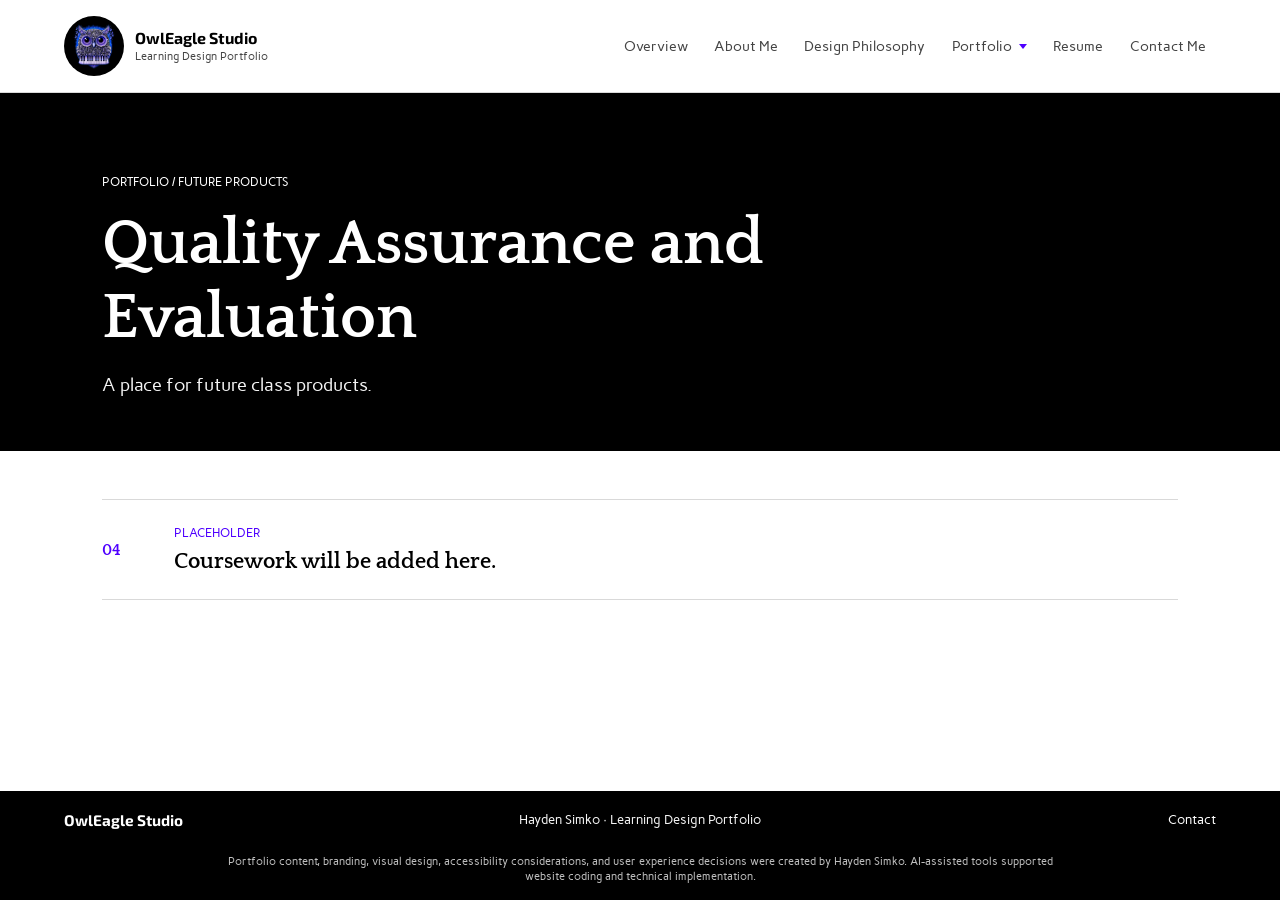
<file: quality-evaluation.html>
<!doctype html>
<html lang="en">
<head>
  <meta charset="utf-8">
  <meta name="viewport" content="width=device-width, initial-scale=1">
  <meta name="description" content="Quality assurance and evaluation in Hayden Simko's ePortfolio.">
  <title>Quality Assurance and Evaluation | Hayden Simko</title>
  <link rel="preconnect" href="https://fonts.googleapis.com">
  <link rel="preconnect" href="https://fonts.gstatic.com" crossorigin>
  <link rel="icon" href="favicon.png">
  <link rel="shortcut icon" href="favicon.png">
  <link rel="apple-touch-icon" href="favicon.png">
  <link href="https://fonts.googleapis.com/css2?family=Carme&family=Exo+2:wght@400;500;600;700&family=Quattrocento:wght@400;700&display=swap" rel="stylesheet">
  <link rel="stylesheet" href="styles.css">
</head>
<body>
  <a class="skip-link" href="#main">Skip to content</a>
  <header class="site-header">
    <a class="wordmark" href="index.html">
      <span class="wordmark-icon">
        <img src="Logo.png" alt="OwlEagle Studio logo">
      </span>
      <span>
        OwlEagle Studio
        <small>Learning Design Portfolio</small>
      </span>
    </a>
    <nav aria-label="Main navigation">
      <a href="index.html">Overview</a>
      <a href="about.html">About Me</a>
      <a href="philosophy.html">Design Philosophy</a>
      <details class="portfolio-menu">
        <summary aria-current="page">Portfolio</summary>
        <div class="menu-panel">
          <a href="portfolio.html">Portfolio overview</a>
          <a href="curriculum-design.html">Curriculum Design</a>
          <a href="learning-activities.html">Learning Design Activities</a>
          <a href="instructional-media.html">Instructional Media</a>
          <a class="current" aria-current="page" href="quality-evaluation.html">
            Quality Assurance and Evaluation
          </a>
          <a href="online-courses.html">Online Courses</a>
        </div>
      </details>
      <a href="resume.html">Resume</a>
      <a href="contact.html">Contact Me</a>
    </nav>
  </header>
  <main id="main">
    <section class="page-heading">
      <p class="eyebrow">Portfolio / Future products</p>
      <h1>Quality Assurance and Evaluation</h1>
      <p class="lede">
        A place for future class products.
      </p>
    </section>
    <section class="section-placeholder">
      <span class="placeholder-index">04</span>
      <div>
        <p class="eyebrow">Placeholder</p>
        <h2>Coursework will be added here.</h2>
      </div>
        </section>
  </main>
<footer class="site-footer-wrapper">
  <div class="site-footer">
    <a class="footer-brand footer-left" href="index.html">OwlEagle Studio</a>
    <span class="footer-center-title">
      Hayden Simko · Learning Design Portfolio
    </span>
    <a class="footer-right" href="contact.html">Contact</a>
  </div>
  <p class="footer-disclaimer">
    Portfolio content, branding, visual design, accessibility considerations,
    and user experience decisions were created by Hayden Simko. AI-assisted
    tools supported website coding and technical implementation.
  </p>
</footer>
</body></html>
</file>
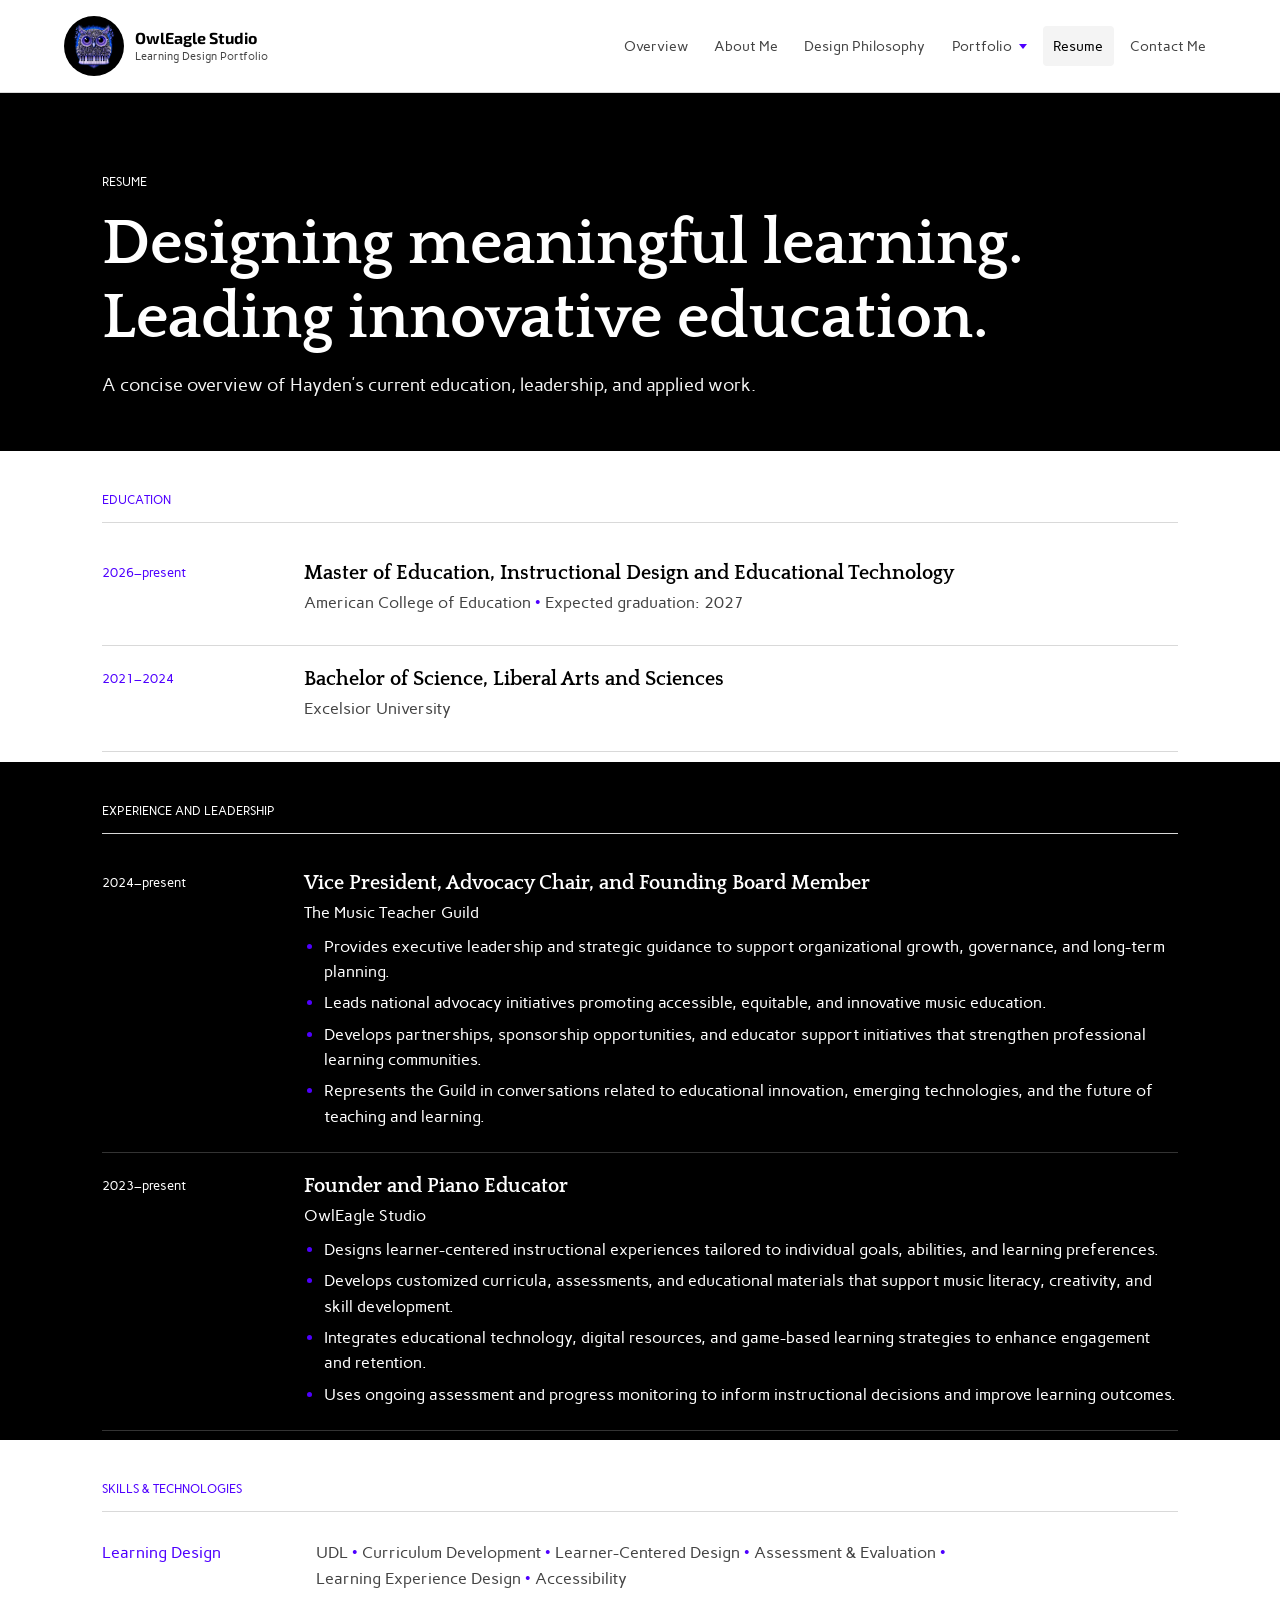
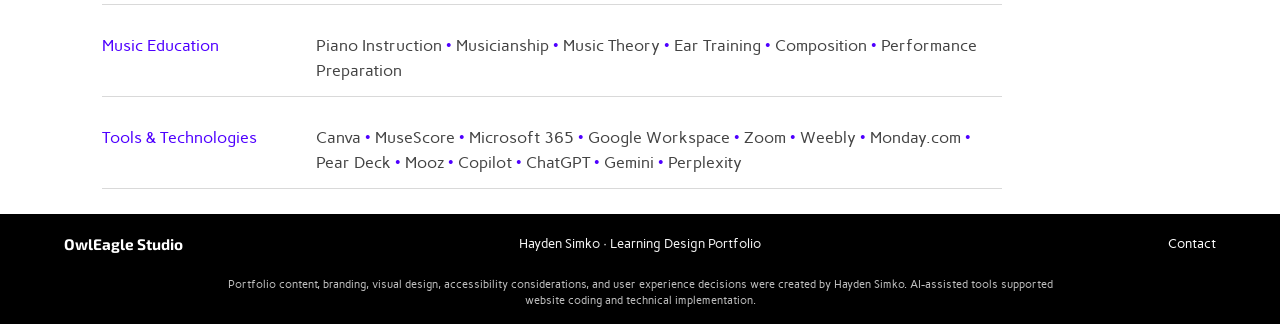
<file: resume.html>
<!doctype html>
<html lang="en">
<head>
  <meta charset="utf-8">
  <meta name="viewport" content="width=device-width, initial-scale=1">
  <meta name="description" content="Hayden Simko's resume and professional experience.">
  <title>Resume | Hayden Simko</title>
  <link rel="preconnect" href="https://fonts.googleapis.com">
  <link rel="preconnect" href="https://fonts.gstatic.com" crossorigin>
  <link rel="icon" href="favicon.png">
  <link rel="shortcut icon" href="favicon.png">
  <link rel="apple-touch-icon" href="favicon.png">
  <link href="https://fonts.googleapis.com/css2?family=Carme&family=Exo+2:wght@400;500;600;700&family=Quattrocento:wght@400;700&display=swap" rel="stylesheet">
  <link rel="stylesheet" href="styles.css">
</head>
<body>
  <a class="skip-link" href="#main">Skip to content</a>
  <header class="site-header">
    <a class="wordmark" href="index.html">
      <span class="wordmark-icon">
        <img src="Logo.png" alt="OwlEagle Studio logo">
      </span>
      <span>
        OwlEagle Studio
        <small>Learning Design Portfolio</small>
      </span>
    </a>
    <nav aria-label="Main navigation">
      <a href="index.html">Overview</a>
      <a href="about.html">About Me</a>
      <a href="philosophy.html">Design Philosophy</a>
      <details class="portfolio-menu">
        <summary>Portfolio</summary>
        <div class="menu-panel">
          <a href="portfolio.html">Portfolio overview</a>
          <a href="curriculum-design.html">Curriculum Design</a>
          <a href="learning-activities.html">Learning Design Activities</a>
          <a href="instructional-media.html">Instructional Media</a>
          <a href="quality-evaluation.html">Quality Assurance and Evaluation</a>
          <a href="online-courses.html">Online Courses</a>
        </div>
      </details>
      <a class="current" aria-current="page" href="resume.html">Resume</a>
      <a href="contact.html">Contact Me</a>
    </nav>
  </header>
  <main id="main">
    <section class="page-heading">
      <p class="eyebrow">Resume</p>
      <h1>
        Designing meaningful learning.<br>
        <span>Leading innovative education.</span>
      </h1>
      <p class="lede">
        A concise overview of Hayden’s current education, leadership, and applied work.
      </p>
    </section>
    <section class="resume-block">
      <p class="eyebrow">Education</p>
      <article class="resume-entry">
        <div class="resume-date">2026–present</div>
        <div>
          <h2>Master of Education, Instructional Design and Educational Technology</h2>
            <p>
            American College of Education
            <span class="purple-dot">•</span>
            Expected graduation: 2027
            </p>
        </div>
      </article>
      <article class="resume-entry">
        <div class="resume-date">2021–2024</div>
        <div>
          <h2>Bachelor of Science, Liberal Arts and Sciences</h2>
          <p>Excelsior University</p>
        </div>
      </article>
    </section>
    <section class="resume-block resume-dark">
      <p class="eyebrow">Experience and leadership</p>
 <article class="resume-entry">
  <div class="resume-date">2024–present</div>
  <div>
    <h2>Vice President, Advocacy Chair, and Founding Board Member</h2>
    <p>The Music Teacher Guild</p>
    <ul>
      <li>
        Provides executive leadership and strategic guidance to support organizational growth, governance, and long-term planning.
      </li>
      <li>
        Leads national advocacy initiatives promoting accessible, equitable, and innovative music education.
      </li>
      <li>
        Develops partnerships, sponsorship opportunities, and educator support initiatives that strengthen professional learning communities.
      </li>
      <li>
        Represents the Guild in conversations related to educational innovation, emerging technologies, and the future of teaching and learning.
      </li>
    </ul>
  </div>
</article>  
<article class="resume-entry">
  <div class="resume-date">2023–present</div>
  <div>
    <h2>Founder and Piano Educator</h2>
    <p>OwlEagle Studio</p>
    <ul>
      <li>
        Designs learner-centered instructional experiences tailored to individual goals, abilities, and learning preferences.
      </li>
      <li>
        Develops customized curricula, assessments, and educational materials that support music literacy, creativity, and skill development.
      </li>
      <li>
        Integrates educational technology, digital resources, and game-based learning strategies to enhance engagement and retention.
      </li>
      <li>
        Uses ongoing assessment and progress monitoring to inform instructional decisions and improve learning outcomes.
      </li>
    </ul>
  </div>
</article>
    </section>
    <section class="resume-block">
      <p class="eyebrow">Skills &amp; Technologies</p>
      <div class="skill-lines">
 <p>
  <b style="color: var(--blue);">Learning Design</b>
  <span>
    UDL <span style="color: var(--blue);">•</span>
    Curriculum Development <span style="color: var(--blue);">•</span>
    Learner-Centered Design <span style="color: var(--blue);">•</span>
    Assessment &amp; Evaluation <span style="color: var(--blue);">•</span>
    Learning Experience Design <span style="color: var(--blue);">•</span>
    Accessibility
  </span>
</p>
<p>
  <b style="color: var(--blue);">Music Education</b>
  <span>
    Piano Instruction <span style="color: var(--blue);">•</span>
    Musicianship <span style="color: var(--blue);">•</span>
    Music Theory <span style="color: var(--blue);">•</span>
    Ear Training <span style="color: var(--blue);">•</span>
    Composition <span style="color: var(--blue);">•</span>
    Performance Preparation
  </span>
</p>
<p>
  <b style="color: var(--blue);">Tools &amp; Technologies</b>
  <span>
    Canva <span style="color: var(--blue);">•</span>
    MuseScore <span style="color: var(--blue);">•</span>
    Microsoft 365 <span style="color: var(--blue);">•</span>
    Google Workspace <span style="color: var(--blue);">•</span>
    Zoom <span style="color: var(--blue);">•</span>
    Weebly <span style="color: var(--blue);">•</span>
    Monday.com <span style="color: var(--blue);">•</span>
    Pear Deck <span style="color: var(--blue);">•</span>
    Mooz <span style="color: var(--blue);">•</span>
    Copilot <span style="color: var(--blue);">•</span>
    ChatGPT <span style="color: var(--blue);">•</span>
    Gemini <span style="color: var(--blue);">•</span>
    Perplexity
  </span>
</p>
</div>
</section>
</main>
<footer class="site-footer-wrapper">
  <div class="site-footer">
    <a class="footer-brand footer-left" href="index.html">OwlEagle Studio</a>
    <span class="footer-center-title">
      Hayden Simko · Learning Design Portfolio
    </span>
    <a class="footer-right" href="contact.html">Contact</a>
  </div>
  <p class="footer-disclaimer">
    Portfolio content, branding, visual design, accessibility considerations,
    and user experience decisions were created by Hayden Simko. AI-assisted
    tools supported website coding and technical implementation.
  </p>
</footer>
</body></html>
</file>
<file: styles.css>
:root {
  color-scheme: light;
  --ink: #000000;
  --muted: #444444;
  --paper: #ffffff;
  --white: #ffffff;
  --line: #d9d9d9;
  --blue: #4f00ff;
  --blue-deep: #000;
  --serif: "Quattrocento", Georgia, serif;
  font-family: "Carme", sans-serif;
  color: var(--ink);
  background: var(--paper);
  font-synthesis: none;
  text-rendering: optimizeLegibility;
}
* { box-sizing: border-box; }
html { scroll-behavior: smooth; }
body {
  margin: 0;
  min-width: 320px;
  min-height: 100vh;
  display: flex;
  flex-direction: column;
  font-size: 16px;
  line-height: 1.6;
}
main {
  flex: 1;
  display: flex;
  flex-direction: column;
}
a { color: inherit; text-decoration-thickness: 1px; text-underline-offset: 4px; }
a:hover { color: var(--blue); }
p, h1, h2, h3, blockquote { margin-top: 0; }
h1, h2, h3 { font-family: "Quattrocento", serif; line-height: 1.15; letter-spacing: 0; }
h1 { font-size: 4rem; max-width: 950px; margin-bottom: 1rem; }
h2 { font-size: 2.2rem; margin-bottom: .7rem; }
h3 { font-size: 1.25rem; margin-bottom: .55rem; }
.skip-link { position: absolute; top: -50px; left: 16px; z-index: 10; background: var(--white); padding: .7rem 1rem; }
.skip-link:focus { top: 12px; }
.site-header {
  min-height: 84px;
  display: flex;
  justify-content: space-between;
  align-items: center;
  gap: 1.5rem;
  padding: 1rem clamp(1rem, 5vw, 5rem);
  background: var(--white);
  border-bottom: 1px solid var(--line);
  position: sticky;
  top: 0;
  z-index: 1000;
}
.wordmark { display: inline-flex; align-items: center; gap: .7rem; flex: 0 0 auto; text-decoration: none; font-family: "EXO 2", sans-serif; font-weight: 700; line-height: 1.1; }
.wordmark-icon { display: grid; place-items: center; width: 60px; height: 60px; border-radius: 50%; background: var(--ink); color: var(--white); font-size: .75rem; overflow: hidden; }
.wordmark-icon img { width: 80%; height: 80%; object-fit: contain; }
.wordmark small { display: block; margin-top: .24rem; color: var(--muted); font: 500 .69rem "Carme", sans-serif; }
nav { display: flex; align-items: center; justify-content: flex-end; flex-wrap: wrap; gap: .2rem .35rem; }
nav > a, nav summary { display: block; padding: .55rem .65rem; border-radius: 4px; color: var(--muted); font-size: .86rem; font-weight: 600; text-decoration: none; white-space: nowrap; cursor: pointer; }
nav > a:hover, nav summary:hover, nav .current { color: var(--ink); background: #f4f4f4; }
.portfolio-menu { position: relative; }
.portfolio-menu summary { list-style: none; }
.portfolio-menu summary::-webkit-details-marker { display: none; }
.portfolio-menu summary::after { content: ""; display: inline-block; width: 0; height: 0; margin: 0 0 2px .45rem; border-top: 5px solid var(--blue); border-right: 4px solid transparent; border-left: 4px solid transparent; }
.menu-panel 
{ position: absolute; 
  z-index: 5; 
  top: calc(100% + .2rem); 
  right: 0; 
  display: grid; 
  min-width: 265px; 
  padding: .45rem; 
  background: var(--white); 
  border: 1px solid var(--line); 
  box-shadow: 0 14px 30px rgba(0, 0, 0, .12); 
}
.menu-panel a { padding: .65rem .7rem; font-size: .88rem; text-decoration: none; }
.menu-panel a:hover, .menu-panel a.current { background: #f4f4f4; color: var(--blue-deep); }
.intro-band { min-height: 495px; padding: 4rem clamp(1.25rem, 8vw, 8rem) 3rem; display: grid; grid-template-columns: minmax(0, 1.15fr) minmax(300px, .85fr); align-items: center; gap: 3vw; background: var(--blue-deep); color: var(--white); }
.intro-inner { max-width: 760px; }
.intro-band h1 { font-size: 4rem; }
.intro-band h1 span, .page-heading h1 span { color: var(--white); }
.eyebrow { margin: 0 0 1rem; color: var(--blue); font-size: .75rem; font-weight: 700; letter-spacing: 0; text-transform: uppercase; }
.intro-band .eyebrow, .quote-band .eyebrow { color: var(--white); }
.intro-copy { max-width: 630px; color: #f4f4f4; font-size: 1.1rem; }
.intro-actions { display: flex; align-items: center; gap: 1.4rem; flex-wrap: wrap; margin-top: 1.8rem; }
.toolkit-cover { width: min(100%, 390px); min-height: 390px; justify-self: center; display: flex; flex-direction: column; justify-content: space-between; padding: 1.5rem; color: var(--white); background: var(--blue); border: 1px solid var(--white); }
.toolkit-cover-label, .cover-footer { margin: 0; font-size: .72rem; font-weight: 700; text-transform: uppercase; }
.cover-rule { width: 100%; border-top: 1px solid rgba(255, 255, 255, .7); }
.toolkit-cover h2 { margin: 1.3rem 0; font-size: 3.7rem; line-height: .92; }
.toolkit-cover h2 span { color: var(--white); }
.cover-subtitle { max-width: 250px; margin: 0 0 auto; font-family: var(--serif); font-size: 1.12rem; line-height: 1.4; }
.cover-footer { display: flex; justify-content: space-between; gap: 1rem; padding-top: 1rem; border-top: 1px solid rgba(255, 255, 255, .7); font-size: .62rem; }
.button { display: inline-flex; align-items: center; justify-content: center; gap: .85rem; padding: .8rem 1rem; border-radius: 4px; font-size: .9rem; font-weight: 700; text-decoration: none; }
.button-light { background: var(--white); color: var(--ink); }
.button-light:hover { background: #f4f4f4; color: var(--ink); }
.button-dark { background: var(--ink); color: var(--white); }
.button-dark:hover { background: var(--blue); color: var(--white); }
.text-link { color: var(--blue-deep); font-weight: 700; text-decoration: none; }
.text-link-light { color: var(--white); }
.text-link span, .text-link-light span { color: var(--blue); }
.text-link-light span { color: var(--white); }
.content-section, .work-strip, .page-heading, .prose-layout, .toolkit-band, .closing-note, .portfolio-list, .resume-block, .contact-links { padding-left: clamp(1.25rem, 8vw, 8rem); padding-right: clamp(1.25rem, 8vw, 8rem); }
.overview-section { display: grid; grid-template-columns: 1fr 1.1fr; gap: 4rem; padding-top: 5.2rem; padding-bottom: 5.2rem; }
.section-heading h2 { margin-bottom: 0; }
.overview-copy { max-width: 690px; color: var(--muted); }
.overview-copy p { margin-bottom: 1.5rem; font-size: 1.08rem; }
.work-strip { padding-top: 3rem; padding-bottom: 3.3rem; background: #f4f4f4; }
.work-strip .section-heading { margin-bottom: 1.6rem; }
.feature-row { display: grid; grid-template-columns: 50px 1.2fr 1fr 30px; gap: 1rem; align-items: center; padding: 1.15rem 0; border-top: 1px solid #d9d9d9; text-decoration: none; }
.feature-row:last-child { border-bottom: 1px solid #d9d9d9; }
.feature-index, .portfolio-no { color: var(--blue); font: 700 .84rem "Exo 2", sans-serif; }
.feature-title { font: 600 1.15rem "Exo 2", sans-serif; }
.feature-description { color: var(--muted); font-size: .86rem; }
.feature-arrow { justify-self: end; color: var(--blue); }
.build-section { display: grid; grid-template-columns: .8fr 1.3fr auto; align-items: center; gap: 2rem; padding-top: 4rem; padding-bottom: 4rem; }
.build-section > p { max-width: 580px; margin: 0; color: var(--muted); }
.site-footer { display: flex; align-items: center; justify-content: space-between; gap: 1rem; padding: 1.2rem clamp(1.25rem, 5vw, 5rem); color: #f4f4f4; background: var(--ink); font-size: .8rem; }
.site-footer a { color: var(--white); text-decoration: none; }
.footer-brand { font: 700 .96rem "Exo 2", sans-serif; }
.page-heading { padding-top: 5rem; padding-bottom: 3.2rem; background: var(--blue-deep); color: var(--white); }
.page-heading .eyebrow { color: var(--white); }
.page-heading .lede { max-width: 700px; margin: 1rem 0 0; color: #f4f4f4; font-size: 1.12rem; }
.prose-layout {
  display: grid;
  grid-template-columns: minmax(0, 2fr) minmax(230px, .8fr);
  gap: 4rem;
  padding-top: 6rem;
  padding-bottom: 6rem;
  background: var(--paper);
}
.prose { max-width: 1000px; color: #333a4a; font-size: 1.05rem; }
.prose p { margin-bottom: 1.3rem; }
.side-note { align-self: start; padding: 1.5rem; border-left: 4px solid var(--blue); background: var(--white); }
.side-note-mark { display: block; margin-bottom: 1.4rem; color: var(--blue); font: 2.5rem var(--serif); }
.side-note > p:not(.eyebrow) { font: 600 1.35rem/1.35 "Quattrocento", serif; }
.quote-band { padding: 6.5rem clamp(1.25rem, 8vw, 8rem); color: var(--white); background: var(--ink); }
.quote-band blockquote { max-width: 850px; margin: 0 0 1.1rem; color: var(--white); font: 600 2.7rem/1.1 "Quattrocento", serif; }
.toolkit-band { display: grid; grid-template-columns: 1.1fr .9fr; gap: 3rem; padding-top: 3.2rem; padding-bottom: 3.2rem; background: #f4f4f4; }
.toolkit-band > div:first-child > p:not(.eyebrow) { max-width: 650px; color: var(--muted); }
.toolkit-product-intro { display: grid; grid-template-columns: minmax(260px, .8fr) minmax(0, 1.2fr); align-items: center; gap: 4rem; padding: 3.5rem clamp(1.25rem, 8vw, 8rem); }
.toolkit-cover-page { justify-self: start; }
.toolkit-product-copy { max-width: 700px; }
.toolkit-product-copy > p:not(.eyebrow) { color: var(--muted); }
.toolkit-contents { padding: 3rem clamp(1.25rem, 8vw, 8rem); background: #f4f4f4; }
.toolkit-contents h2 { margin-bottom: 1.8rem; }
.toolkit-topic-grid { display: grid; grid-template-columns: repeat(2, minmax(0, 1fr)); gap: 0 2.5rem; }
.toolkit-topic-grid article { padding: 1rem 0; border-top: 1px solid var(--line); }
.toolkit-topic-grid article > span { color: var(--blue); font-size: .78rem; font-weight: 700; }
.toolkit-topic-grid h3 { margin: .45rem 0; }
.toolkit-topic-grid article p { margin: 0; color: var(--muted); }
.toolkit-use-band { display: grid; grid-template-columns: .9fr 1.1fr; gap: 3rem; padding: 3rem clamp(1.25rem, 8vw, 8rem); background: var(--ink); color: var(--white); }
.toolkit-use-band .eyebrow { color: var(--white); }
.toolkit-use-band > p { max-width: 700px; margin: 0; color: var(--white); }
.toolkit-download { padding-top: 3rem; padding-bottom: 3rem; }
.artifact-slot { align-self: center; padding: 1.25rem 1.4rem; background: var(--white); border-top: 3px solid var(--blue); }
.artifact-slot h3 { margin-bottom: .6rem; }
.artifact-slot p:last-child { margin: 0; color: var(--muted); font-size: .88rem; }
code { color: var(--blue); background: #f4f4f4; padding: .1rem .25rem; overflow-wrap: anywhere; }
.closing-note { padding-top: 3rem; padding-bottom: 3.5rem; }
.closing-note > p:last-child { max-width: 820px; color: var(--muted); font-size: 1.1rem; }
.portfolio-list { padding-top: 1.5rem; padding-bottom: 2.5rem; }
.portfolio-item { display: grid; grid-template-columns: 45px minmax(0, 1.1fr) minmax(180px, .8fr) 24px; gap: 1rem; align-items: center; padding: 1.3rem 0; border-top: 1px solid var(--line); text-decoration: none; }
.portfolio-item:last-child { border-bottom: 1px solid var(--line); }
.portfolio-item h2 { margin: 0 0 .3rem; font-size: 1.3rem; }
.portfolio-item p { margin: 0; color: var(--muted); }
.portfolio-state { color: var(--muted); font-size: .78rem; }
.portfolio-item > span:last-child { justify-self: end; color: var(--blue); }
.section-placeholder { display: grid; grid-template-columns: 52px 1fr; align-items: center; gap: 1.25rem; margin: 3rem clamp(1.25rem, 8vw, 8rem); padding: 1.5rem 0; border-top: 1px solid var(--line); border-bottom: 1px solid var(--line); }
.placeholder-index { color: var(--blue); font: 700 1rem "Quattrocento", serif; }
.section-placeholder .eyebrow { margin-bottom: .35rem; }
.section-placeholder h2 { margin: 0; font-size: 1.4rem; }
.resume-block { padding-top: 2.5rem; padding-bottom: .6rem; }
.resume-block > .eyebrow { padding-bottom: .75rem; border-bottom: 1px solid var(--line); }
.resume-entry { display: grid; grid-template-columns: 170px 1fr; gap: 2rem; padding: 1.4rem 0; border-bottom: 1px solid var(--line); }
.resume-date { color: var(--blue); font-size: .83rem; font-weight: 700; }
.resume-entry h2 { margin-bottom: .3rem; font-size: 1.25rem; }
.resume-entry p { margin-bottom: .45rem; color: var(--muted); }
.resume-entry ul { margin: .5rem 0 0; padding-left: 1.2rem; color: var(--muted); }
.resume-entry li + li { margin-top: .35rem; }
.skill-lines { max-width: 900px; }
.skill-lines p { display: grid; grid-template-columns: 190px 1fr; gap: 1.5rem; padding: .75rem 0; border-bottom: 1px solid var(--line); }
.skill-lines span { color: var(--muted); }
.resume-block > p:not(.eyebrow) { max-width: 850px; color: var(--muted); }
.small-note { color: var(--muted); font-size: .82rem; }
@media (max-width: 980px) {
  .site-header { align-items: flex-start; flex-direction: column; }
  nav { justify-content: flex-start; }
  .intro-band { grid-template-columns: 1fr; gap: 2.5rem; }
  .overview-section, .build-section, .toolkit-band, .toolkit-product-intro, .toolkit-use-band { grid-template-columns: 1fr; gap: 1.6rem; }
  .build-section { align-items: start; }
}
@media (max-width: 650px) {
  body { font-size: 15px; }
  .site-header { padding: .9rem 1rem; }
  nav { gap: .1rem; }
  nav > a, nav summary { padding: .45rem .5rem; font-size: .77rem; }
  .menu-panel {
  width: 100%;
  margin-top: 0.5rem;
}
  .intro-band { min-height: unset; padding-top: 3rem; padding-bottom: 2.5rem; }
  .intro-band h1 { font-size: 2.7rem; }
  .page-heading { padding-top: 3.5rem; padding-bottom: 2.5rem; }
  h1, .page-heading h1, .intro-band h1 { font-size: 2.6rem; }
  h2 { font-size: 1.65rem; }
  .toolkit-cover h2 { font-size: 3rem; }
  .quote-band blockquote { font-size: 2.1rem; }
  .overview-section { padding-top: 3.5rem; padding-bottom: 3.5rem; }
  .feature-row { grid-template-columns: 32px 1fr 24px; gap: .65rem; }
  .feature-description { grid-column: 2; grid-row: 2; }
  .feature-arrow { grid-column: 3; grid-row: 1 / span 2; }
  .build-section { padding-top: 3rem; padding-bottom: 3rem; }
  .site-footer { align-items: flex-start; flex-direction: column; }
  .prose-layout { grid-template-columns: 1fr; gap: 1rem; padding-top: 2.5rem; padding-bottom: 2.5rem; }
  .portfolio-item { grid-template-columns: 34px 1fr 20px; gap: .65rem; }
  .portfolio-state { grid-column: 2; grid-row: 2; }
  .portfolio-item > span:last-child { grid-column: 3; grid-row: 1 / span 2; }
  .toolkit-topic-grid { grid-template-columns: 1fr; }
  .resume-entry { grid-template-columns: 1fr; gap: .25rem; }
  .skill-lines p { grid-template-columns: 1fr; gap: .2rem; }
  .section-placeholder { grid-template-columns: 34px 1fr; gap: .8rem; }
}
.resume-dark {
  background: #000;
  color: #fff;
  padding-top: 2.5rem;
  padding-bottom: .6rem;
}
.resume-dark .eyebrow,
.resume-dark h2,
.resume-dark h3,
.resume-dark p,
.resume-dark li,
.resume-dark .resume-date {
  color: #fff;
}
.resume-dark .resume-entry {
  border-color: rgba(255,255,255,.2);
}
.resume-dark li::marker {
  color: var(--blue);
}
.logo-panel {
  justify-self: center;
  display: flex;
  align-items: center;
  justify-content: center;
  padding: 0;
  background: transparent;
  border: none;
}
.logo-panel img {
  width: 100%;
  max-width: 500px;
  height: auto;
  display: block;
}
.site-footer {
  display: flex;
  align-items: center;
  justify-content: space-between;
  gap: 1rem;
}
.footer-center-title {
  text-align: center;
}
.footer-left {
  flex: 1;
}
.footer-center-title {
  flex: 1;
}
.footer-right {
  flex: 1;
  text-align: right;
}
.site-footer-wrapper {
  background: var(--ink);
  color: var(--white);
}
.footer-disclaimer {
  display: block;
  max-width: 900px;
  margin: 0 auto;
  padding: 0.25rem 2rem 1rem;
  text-align: center;
  font-size: 0.68rem;
  line-height: 1.4;
  opacity: 0.75;
  color: var(--white);
}
.site-footer-wrapper {
  flex-shrink: 0;
}
@media (max-width: 650px) {
  .site-footer {
    flex-direction: column;
    align-items: center;
    text-align: center;
    gap: 0.75rem;
  }

  .footer-left,
  .footer-center-title,
  .footer-right {
    flex: none;
    width: auto;
    text-align: center;
  }
}
.contact-details {
  display: grid;
  grid-template-columns: 220px 1fr;
  gap: 1rem 2rem;
  max-width: 1000px;
}

.contact-label {
  font-weight: 700;
  color: var(--ink);
}
@media (max-width: 650px) {
  .contact-details {
    grid-template-columns: 1fr;
    gap: 0.5rem;
  }

  .contact-details a {
    overflow-wrap: anywhere;
    word-break: break-word;
  }
}
.purple-dot {
  color: var(--blue);
}
</file>
